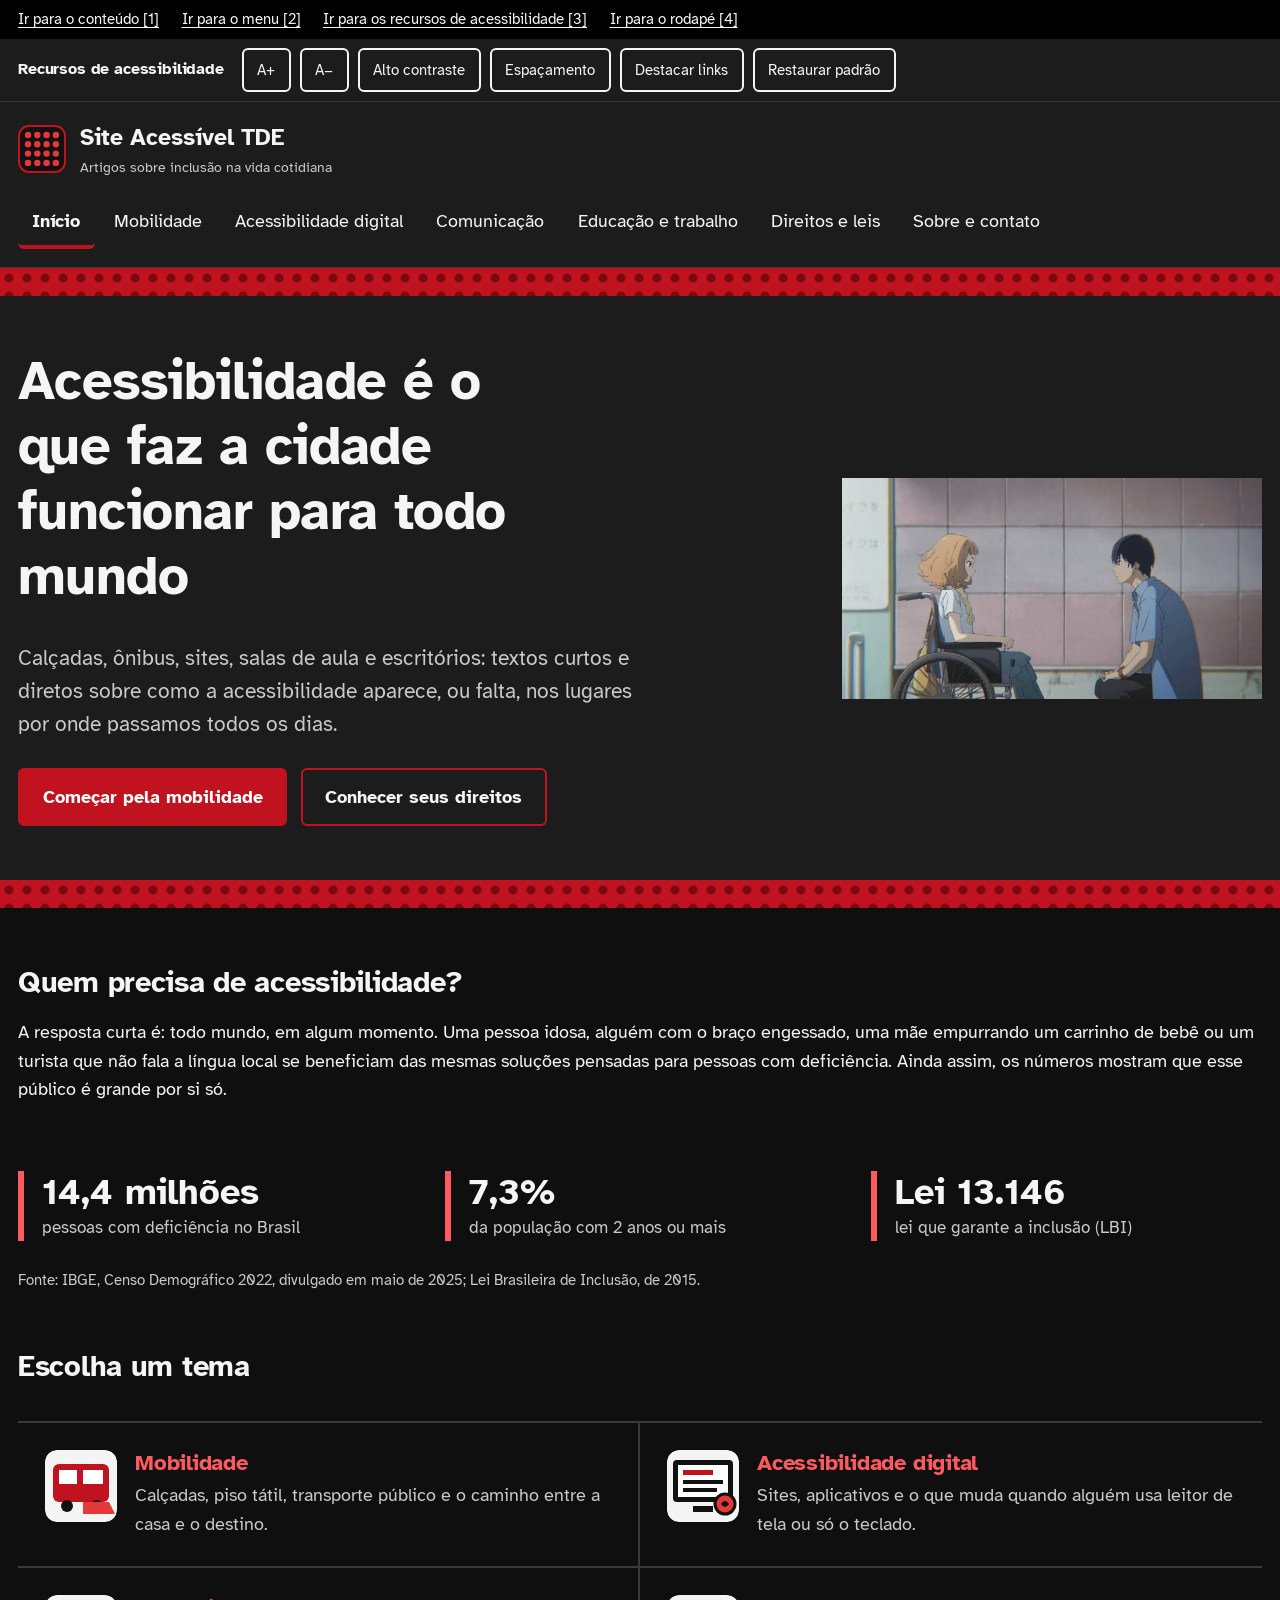
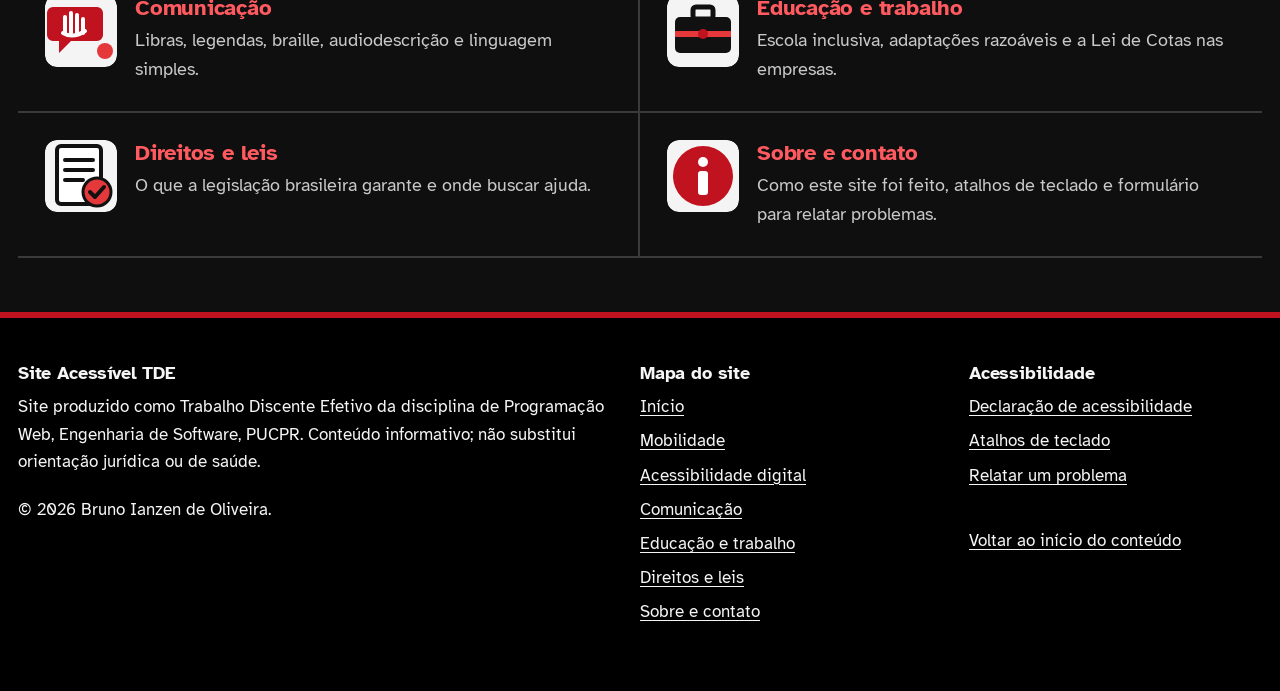
<file: index.html>
<!DOCTYPE html>
<html lang="pt-BR">
<head>
  <meta charset="UTF-8">
  <meta name="viewport" content="width=device-width, initial-scale=1">
  <title>Site Acessível TDE</title>
  <meta name="description" content="Artigos sobre acessibilidade na vida cotidiana: mobilidade, internet, comunicação, educação, trabalho e direitos.">
  <link rel="icon" href="img/logo.svg" type="image/svg+xml">
  <link rel="stylesheet" href="css/estilo.css">
</head>
<body>
  <nav class="atalhos" aria-label="Atalhos de teclado">
    <ul>
      <li><a href="#conteudo" accesskey="1">Ir para o conteúdo [1]</a></li>
      <li><a href="#menu-principal" accesskey="2">Ir para o menu [2]</a></li>
      <li><a href="#barra-acessibilidade" accesskey="3">Ir para os recursos de acessibilidade [3]</a></li>
      <li><a href="#rodape" accesskey="4">Ir para o rodapé [4]</a></li>
    </ul>
  </nav>

  <section class="barra-acess" id="barra-acessibilidade" aria-labelledby="titulo-barra" tabindex="-1">
    <div class="conteiner">
      <h2 id="titulo-barra">Recursos de acessibilidade</h2>
      <button type="button" data-fonte="mais">A+<span class="visualmente-oculto"> aumentar o texto</span></button>
      <button type="button" data-fonte="menos">A−<span class="visualmente-oculto"> diminuir o texto</span></button>
      <button type="button" data-alternar="alto-contraste" aria-pressed="false">Alto contraste</button>
      <button type="button" data-alternar="espacamento" aria-pressed="false">Espaçamento</button>
      <button type="button" data-alternar="destacar-links" aria-pressed="false">Destacar links</button>
      <button type="button" id="restaurar">Restaurar padrão</button>
    </div>
  </section>

  <header class="cabecalho">
    <div class="conteiner">
      <a class="marca" href="index.html">
        <img src="img/logo.svg" alt="" width="48" height="48">
        <span>Site Acessível TDE<small>Artigos sobre inclusão na vida cotidiana</small></span>
      </a>
      <button type="button" class="botao-menu" id="botao-menu" aria-controls="menu-principal" aria-expanded="true">Menu</button>
      <nav class="menu" id="menu-principal" aria-label="Menu principal" tabindex="-1" data-aberto="true">
        <ul>
          <li><a href="index.html" aria-current="page">Início</a></li>
          <li><a href="mobilidade.html">Mobilidade</a></li>
          <li><a href="digital.html">Acessibilidade digital</a></li>
          <li><a href="comunicacao.html">Comunicação</a></li>
          <li><a href="trabalho.html">Educação e trabalho</a></li>
          <li><a href="direitos.html">Direitos e leis</a></li>
          <li><a href="sobre.html">Sobre e contato</a></li>
        </ul>
      </nav>
    </div>
  </header>
  <div class="piso-alerta" aria-hidden="true"></div>

  <main id="conteudo" tabindex="-1">
    <section class="abertura" aria-labelledby="titulo-inicio">
      <div class="conteiner">
        <div>
          <h1 id="titulo-inicio">Acessibilidade é o que faz a cidade funcionar para todo mundo</h1>
          <p>Calçadas, ônibus, sites, salas de aula e escritórios: textos curtos e diretos sobre como a acessibilidade aparece, ou falta, nos lugares por onde passamos todos os dias.</p>
          <div class="acoes">
            <a class="botao" href="mobilidade.html">Começar pela mobilidade</a>
            <a class="botao botao--secundario" href="direitos.html">Conhecer seus direitos</a>
          </div>
        </div>
        <img src="img/foto-capa.jpg" alt="Cena de animação: uma jovem em cadeira de rodas conversa com um rapaz agachado à frente dela, na altura dos seus olhos, diante de uma parede de azulejos." width="763" height="402">
      </div>
    </section>
    <div class="piso-alerta" aria-hidden="true"></div>

    <div class="conteiner">
      <section aria-labelledby="titulo-numeros">
        <h2 id="titulo-numeros">Quem precisa de acessibilidade?</h2>
        <p>A resposta curta é: todo mundo, em algum momento. Uma pessoa idosa, alguém com o braço engessado, uma mãe empurrando um carrinho de bebê ou um turista que não fala a língua local se beneficiam das mesmas soluções pensadas para pessoas com deficiência. Ainda assim, os números mostram que esse público é grande por si só.</p>
        <dl class="numeros">
          <div><dt>pessoas com deficiência no Brasil</dt><dd>14,4 milhões</dd></div>
          <div><dt>da população com 2 anos ou mais</dt><dd>7,3%</dd></div>
          <div><dt>lei que garante a inclusão (LBI)</dt><dd>Lei 13.146</dd></div>
        </dl>
        <p class="fonte-dados">Fonte: IBGE, Censo Demográfico 2022, divulgado em maio de 2025; Lei Brasileira de Inclusão, de 2015.</p>
      </section>

      <section aria-labelledby="titulo-temas">
        <h2 id="titulo-temas">Escolha um tema</h2>
        <ul class="temas">
          <li><a href="mobilidade.html"><img src="img/icone-mobilidade.svg" alt="" width="72" height="72"><div><h3>Mobilidade</h3><p>Calçadas, piso tátil, transporte público e o caminho entre a casa e o destino.</p></div></a></li>
          <li><a href="digital.html"><img src="img/icone-digital.svg" alt="" width="72" height="72"><div><h3>Acessibilidade digital</h3><p>Sites, aplicativos e o que muda quando alguém usa leitor de tela ou só o teclado.</p></div></a></li>
          <li><a href="comunicacao.html"><img src="img/icone-comunicacao.svg" alt="" width="72" height="72"><div><h3>Comunicação</h3><p>Libras, legendas, braille, audiodescrição e linguagem simples.</p></div></a></li>
          <li><a href="trabalho.html"><img src="img/icone-trabalho.svg" alt="" width="72" height="72"><div><h3>Educação e trabalho</h3><p>Escola inclusiva, adaptações razoáveis e a Lei de Cotas nas empresas.</p></div></a></li>
          <li><a href="direitos.html"><img src="img/icone-direitos.svg" alt="" width="72" height="72"><div><h3>Direitos e leis</h3><p>O que a legislação brasileira garante e onde buscar ajuda.</p></div></a></li>
          <li><a href="sobre.html"><img src="img/icone-sobre.svg" alt="" width="72" height="72"><div><h3>Sobre e contato</h3><p>Como este site foi feito, atalhos de teclado e formulário para relatar problemas.</p></div></a></li>
        </ul>
      </section>
    </div>
  </main>

  <footer class="rodape" id="rodape" tabindex="-1">
    <div class="conteiner">
      <div>
        <h2>Site Acessível TDE</h2>
        <p>Site produzido como Trabalho Discente Efetivo da disciplina de Programação Web, Engenharia de Software, PUCPR. Conteúdo informativo; não substitui orientação jurídica ou de saúde.</p>
        <p>&copy; <span id="ano">2026</span> Bruno Ianzen de Oliveira.</p>
      </div>
      <nav aria-label="Mapa do site">
        <h2>Mapa do site</h2>
        <ul>
          <li><a href="index.html">Início</a></li>
          <li><a href="mobilidade.html">Mobilidade</a></li>
          <li><a href="digital.html">Acessibilidade digital</a></li>
          <li><a href="comunicacao.html">Comunicação</a></li>
          <li><a href="trabalho.html">Educação e trabalho</a></li>
          <li><a href="direitos.html">Direitos e leis</a></li>
          <li><a href="sobre.html">Sobre e contato</a></li>
        </ul>
      </nav>
      <div>
        <h2>Acessibilidade</h2>
        <ul>
          <li><a href="sobre.html#declaracao">Declaração de acessibilidade</a></li>
          <li><a href="sobre.html#atalhos-teclado">Atalhos de teclado</a></li>
          <li><a href="sobre.html#contato">Relatar um problema</a></li>
        </ul>
        <a class="voltar-topo" href="#conteudo">Voltar ao início do conteúdo</a>
      </div>
    </div>
  </footer>

  <div id="aviso-status" class="visualmente-oculto" role="status" aria-live="polite"></div>

  <div vw class="enabled">
    <div vw-access-button class="active"></div>
    <div vw-plugin-wrapper><div class="vw-plugin-top-wrapper"></div></div>
  </div>
  <script src="https://vlibras.gov.br/app/vlibras-plugin.js" defer></script>
  <script src="js/acessibilidade.js" defer></script>
  <script>
    window.addEventListener("load", function () {
      if (window.VLibras) new window.VLibras.Widget("https://vlibras.gov.br/app");
    });
  </script>
</body>
</html>
</file>
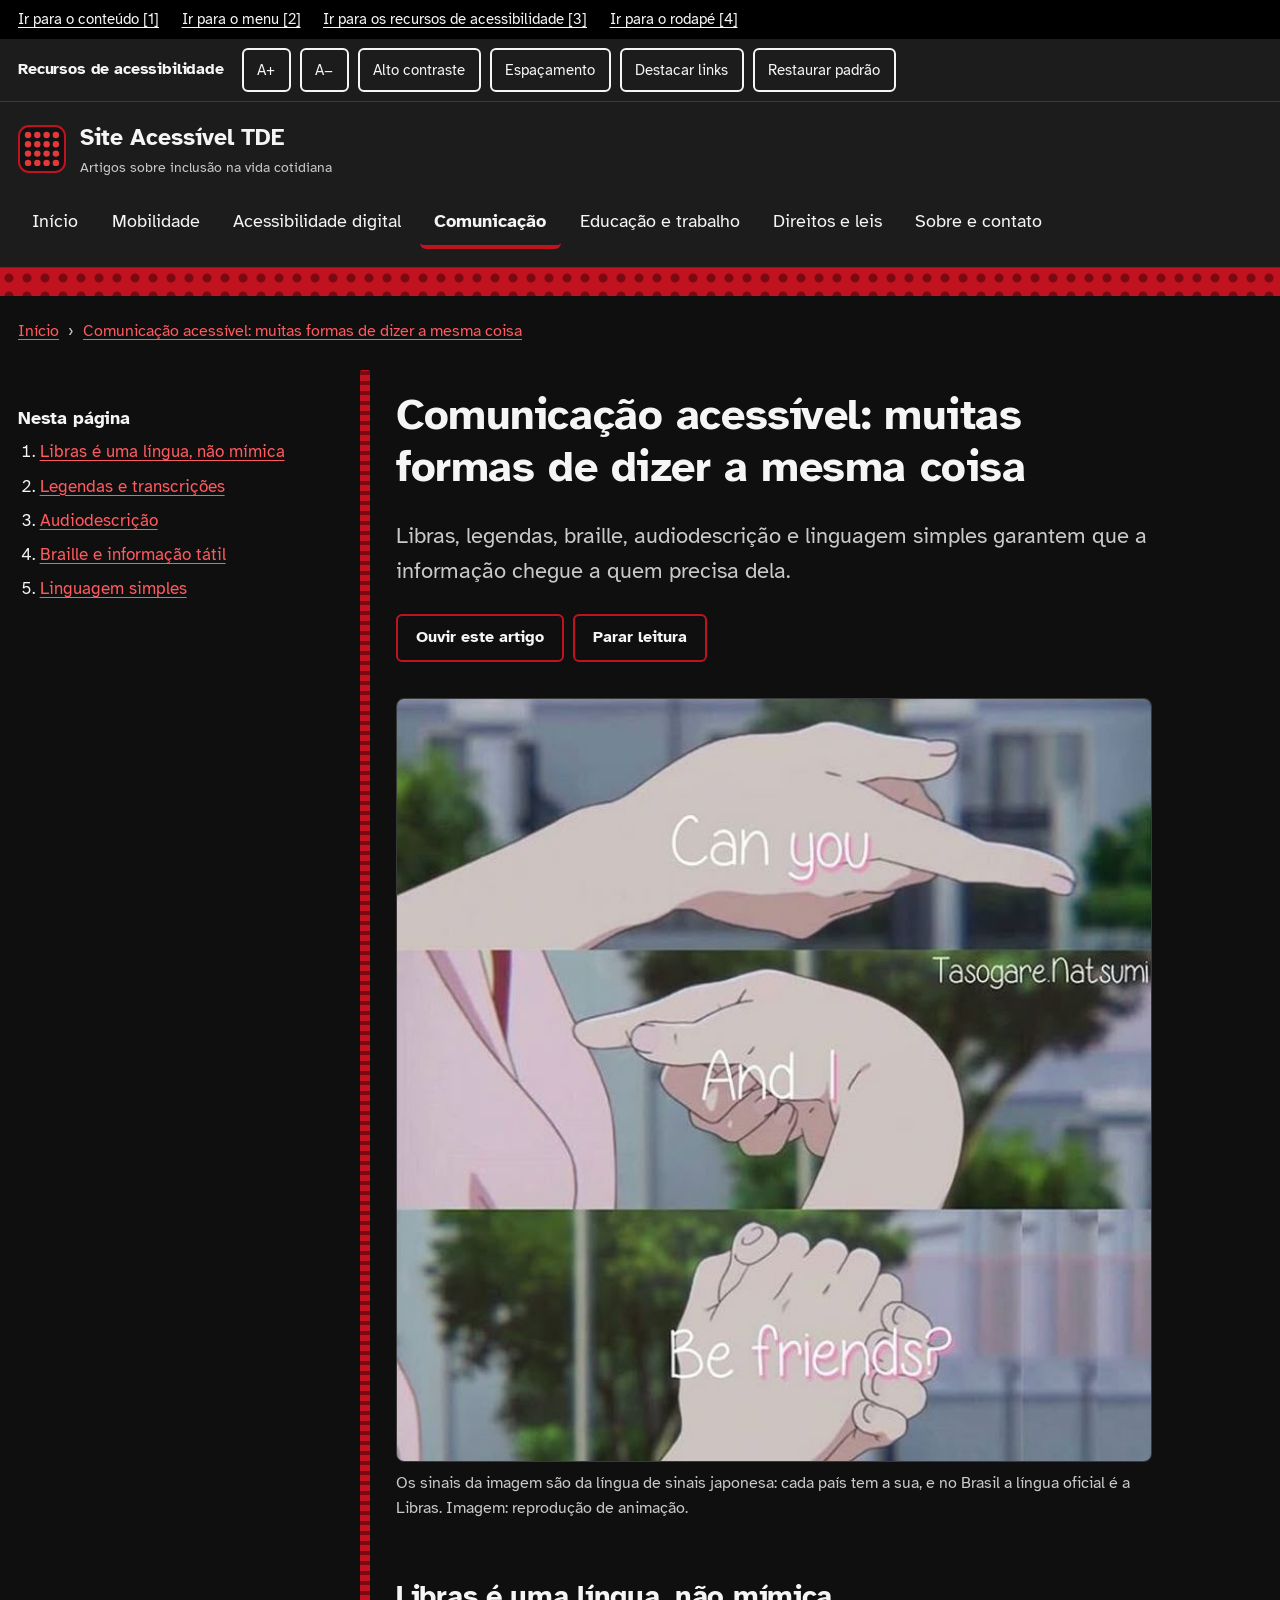
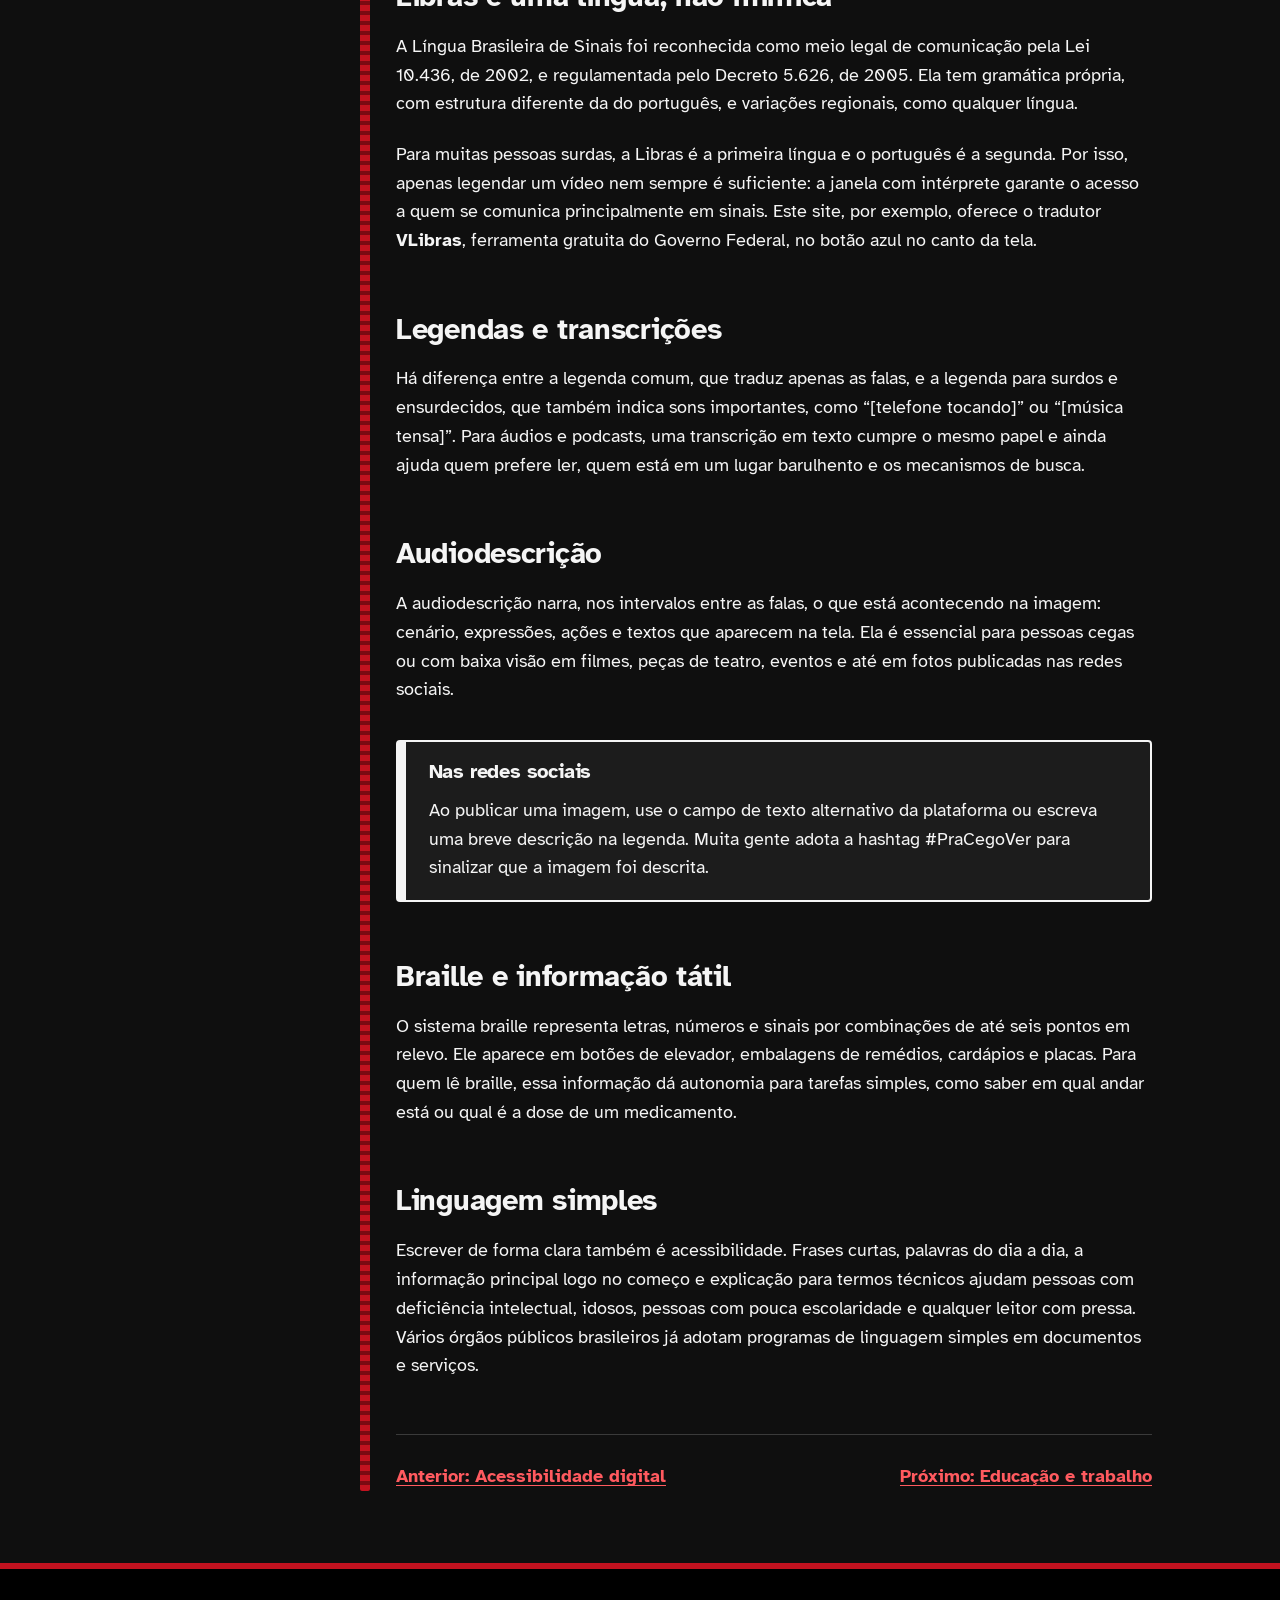
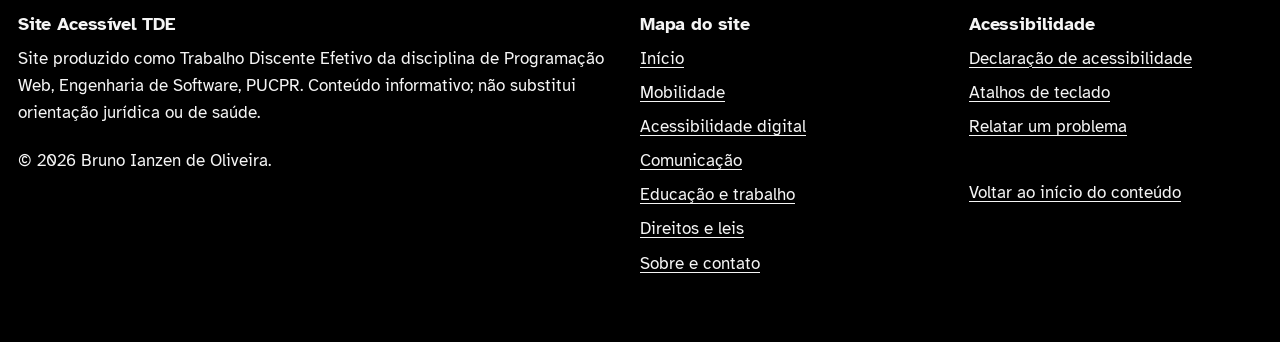
<file: comunicacao.html>
<!DOCTYPE html>
<html lang="pt-BR">
<head>
  <meta charset="UTF-8">
  <meta name="viewport" content="width=device-width, initial-scale=1">
  <title>Comunicação | Site Acessível TDE</title>
  <meta name="description" content="Libras, legendas, audiodescrição, braille e linguagem simples.">
  <link rel="icon" href="img/logo.svg" type="image/svg+xml">
  <link rel="stylesheet" href="css/estilo.css">
</head>
<body>
  <nav class="atalhos" aria-label="Atalhos de teclado">
    <ul>
      <li><a href="#conteudo" accesskey="1">Ir para o conteúdo [1]</a></li>
      <li><a href="#menu-principal" accesskey="2">Ir para o menu [2]</a></li>
      <li><a href="#barra-acessibilidade" accesskey="3">Ir para os recursos de acessibilidade [3]</a></li>
      <li><a href="#rodape" accesskey="4">Ir para o rodapé [4]</a></li>
    </ul>
  </nav>

  <section class="barra-acess" id="barra-acessibilidade" aria-labelledby="titulo-barra" tabindex="-1">
    <div class="conteiner">
      <h2 id="titulo-barra">Recursos de acessibilidade</h2>
      <button type="button" data-fonte="mais">A+<span class="visualmente-oculto"> aumentar o texto</span></button>
      <button type="button" data-fonte="menos">A−<span class="visualmente-oculto"> diminuir o texto</span></button>
      <button type="button" data-alternar="alto-contraste" aria-pressed="false">Alto contraste</button>
      <button type="button" data-alternar="espacamento" aria-pressed="false">Espaçamento</button>
      <button type="button" data-alternar="destacar-links" aria-pressed="false">Destacar links</button>
      <button type="button" id="restaurar">Restaurar padrão</button>
    </div>
  </section>

  <header class="cabecalho">
    <div class="conteiner">
      <a class="marca" href="index.html">
        <img src="img/logo.svg" alt="" width="48" height="48">
        <span>Site Acessível TDE<small>Artigos sobre inclusão na vida cotidiana</small></span>
      </a>
      <button type="button" class="botao-menu" id="botao-menu" aria-controls="menu-principal" aria-expanded="true">Menu</button>
      <nav class="menu" id="menu-principal" aria-label="Menu principal" tabindex="-1" data-aberto="true">
        <ul>
          <li><a href="index.html">Início</a></li>
          <li><a href="mobilidade.html">Mobilidade</a></li>
          <li><a href="digital.html">Acessibilidade digital</a></li>
          <li><a href="comunicacao.html" aria-current="page">Comunicação</a></li>
          <li><a href="trabalho.html">Educação e trabalho</a></li>
          <li><a href="direitos.html">Direitos e leis</a></li>
          <li><a href="sobre.html">Sobre e contato</a></li>
        </ul>
      </nav>
    </div>
  </header>
  <div class="piso-alerta" aria-hidden="true"></div>

  <main id="conteudo" tabindex="-1">
    <div class="conteiner">
      <nav class="trilha" aria-label="Você está aqui">
        <ol>
          <li><a href="index.html">Início</a></li>
          <li><a href="comunicacao.html" aria-current="page">Comunicação acessível: muitas formas de dizer a mesma coisa</a></li>
        </ol>
      </nav>
      <div class="artigo-layout">
        <nav class="sumario" aria-labelledby="titulo-sumario">
          <h2 id="titulo-sumario">Nesta página</h2>
          <ol>
          <li><a href="#libras">Libras é uma língua, não mímica</a></li>
          <li><a href="#legendas">Legendas e transcrições</a></li>
          <li><a href="#audiodescricao">Audiodescrição</a></li>
          <li><a href="#braille">Braille e informação tátil</a></li>
          <li><a href="#linguagem-simples">Linguagem simples</a></li>
          </ol>
        </nav>
        <article class="artigo" data-leitura>
          <h1>Comunicação acessível: muitas formas de dizer a mesma coisa</h1>
          <p class="linha-fina">Libras, legendas, braille, audiodescrição e linguagem simples garantem que a informação chegue a quem precisa dela.</p>
          <div class="ler-voz">
            <button type="button" class="botao botao--secundario" id="ouvir" aria-pressed="false">Ouvir este artigo</button>
            <button type="button" class="botao botao--secundario" id="parar-leitura">Parar leitura</button>
          </div>
          <figure>
            <img class="figura-retrato" src="img/foto-comunicacao.jpg" alt="Montagem com três quadros de animação mostrando mãos fazendo sinais, com o texto em inglês: Can you and I be friends?, que significa você e eu podemos ser amigos?" width="736" height="743">
            <figcaption>Os sinais da imagem são da língua de sinais japonesa: cada país tem a sua, e no Brasil a língua oficial é a Libras. Imagem: reprodução de animação.</figcaption>
          </figure>
      <section aria-labelledby="libras">
        <h2 id="libras">Libras é uma língua, não mímica</h2>
        <p>A Língua Brasileira de Sinais foi reconhecida como meio legal de comunicação pela Lei 10.436, de 2002, e regulamentada pelo Decreto 5.626, de 2005. Ela tem gramática própria, com estrutura diferente da do português, e variações regionais, como qualquer língua.</p>
        <p>Para muitas pessoas surdas, a Libras é a primeira língua e o português é a segunda. Por isso, apenas legendar um vídeo nem sempre é suficiente: a janela com intérprete garante o acesso a quem se comunica principalmente em sinais. Este site, por exemplo, oferece o tradutor <strong>VLibras</strong>, ferramenta gratuita do Governo Federal, no botão azul no canto da tela.</p>
      </section>
      <section aria-labelledby="legendas">
        <h2 id="legendas">Legendas e transcrições</h2>
        <p>Há diferença entre a legenda comum, que traduz apenas as falas, e a legenda para surdos e ensurdecidos, que também indica sons importantes, como “[telefone tocando]” ou “[música tensa]”. Para áudios e podcasts, uma transcrição em texto cumpre o mesmo papel e ainda ajuda quem prefere ler, quem está em um lugar barulhento e os mecanismos de busca.</p>
      </section>
      <section aria-labelledby="audiodescricao">
        <h2 id="audiodescricao">Audiodescrição</h2>
        <p>A audiodescrição narra, nos intervalos entre as falas, o que está acontecendo na imagem: cenário, expressões, ações e textos que aparecem na tela. Ela é essencial para pessoas cegas ou com baixa visão em filmes, peças de teatro, eventos e até em fotos publicadas nas redes sociais.</p>
        <div class="destaque" role="note">
          <h3>Nas redes sociais</h3>
          <p>Ao publicar uma imagem, use o campo de texto alternativo da plataforma ou escreva uma breve descrição na legenda. Muita gente adota a hashtag #PraCegoVer para sinalizar que a imagem foi descrita.</p>
        </div>
      </section>
      <section aria-labelledby="braille">
        <h2 id="braille">Braille e informação tátil</h2>
        <p>O sistema braille representa letras, números e sinais por combinações de até seis pontos em relevo. Ele aparece em botões de elevador, embalagens de remédios, cardápios e placas. Para quem lê braille, essa informação dá autonomia para tarefas simples, como saber em qual andar está ou qual é a dose de um medicamento.</p>
      </section>
      <section aria-labelledby="linguagem-simples">
        <h2 id="linguagem-simples">Linguagem simples</h2>
        <p>Escrever de forma clara também é acessibilidade. Frases curtas, palavras do dia a dia, a informação principal logo no começo e explicação para termos técnicos ajudam pessoas com deficiência intelectual, idosos, pessoas com pouca escolaridade e qualquer leitor com pressa. Vários órgãos públicos brasileiros já adotam programas de linguagem simples em documentos e serviços.</p>
      </section>
          <nav class="paginacao" aria-label="Navegação entre artigos">
            <a href="digital.html" rel="prev">Anterior: Acessibilidade digital</a>
            <a href="trabalho.html" rel="next">Próximo: Educação e trabalho</a>
          </nav>
        </article>
      </div>
    </div>
  </main>

  <footer class="rodape" id="rodape" tabindex="-1">
    <div class="conteiner">
      <div>
        <h2>Site Acessível TDE</h2>
        <p>Site produzido como Trabalho Discente Efetivo da disciplina de Programação Web, Engenharia de Software, PUCPR. Conteúdo informativo; não substitui orientação jurídica ou de saúde.</p>
        <p>&copy; <span id="ano">2026</span> Bruno Ianzen de Oliveira.</p>
      </div>
      <nav aria-label="Mapa do site">
        <h2>Mapa do site</h2>
        <ul>
          <li><a href="index.html">Início</a></li>
          <li><a href="mobilidade.html">Mobilidade</a></li>
          <li><a href="digital.html">Acessibilidade digital</a></li>
          <li><a href="comunicacao.html">Comunicação</a></li>
          <li><a href="trabalho.html">Educação e trabalho</a></li>
          <li><a href="direitos.html">Direitos e leis</a></li>
          <li><a href="sobre.html">Sobre e contato</a></li>
        </ul>
      </nav>
      <div>
        <h2>Acessibilidade</h2>
        <ul>
          <li><a href="sobre.html#declaracao">Declaração de acessibilidade</a></li>
          <li><a href="sobre.html#atalhos-teclado">Atalhos de teclado</a></li>
          <li><a href="sobre.html#contato">Relatar um problema</a></li>
        </ul>
        <a class="voltar-topo" href="#conteudo">Voltar ao início do conteúdo</a>
      </div>
    </div>
  </footer>

  <div id="aviso-status" class="visualmente-oculto" role="status" aria-live="polite"></div>

  <div vw class="enabled">
    <div vw-access-button class="active"></div>
    <div vw-plugin-wrapper><div class="vw-plugin-top-wrapper"></div></div>
  </div>
  <script src="https://vlibras.gov.br/app/vlibras-plugin.js" defer></script>
  <script src="js/acessibilidade.js" defer></script>
  <script>
    window.addEventListener("load", function () {
      if (window.VLibras) new window.VLibras.Widget("https://vlibras.gov.br/app");
    });
  </script>
</body>
</html>
</file>
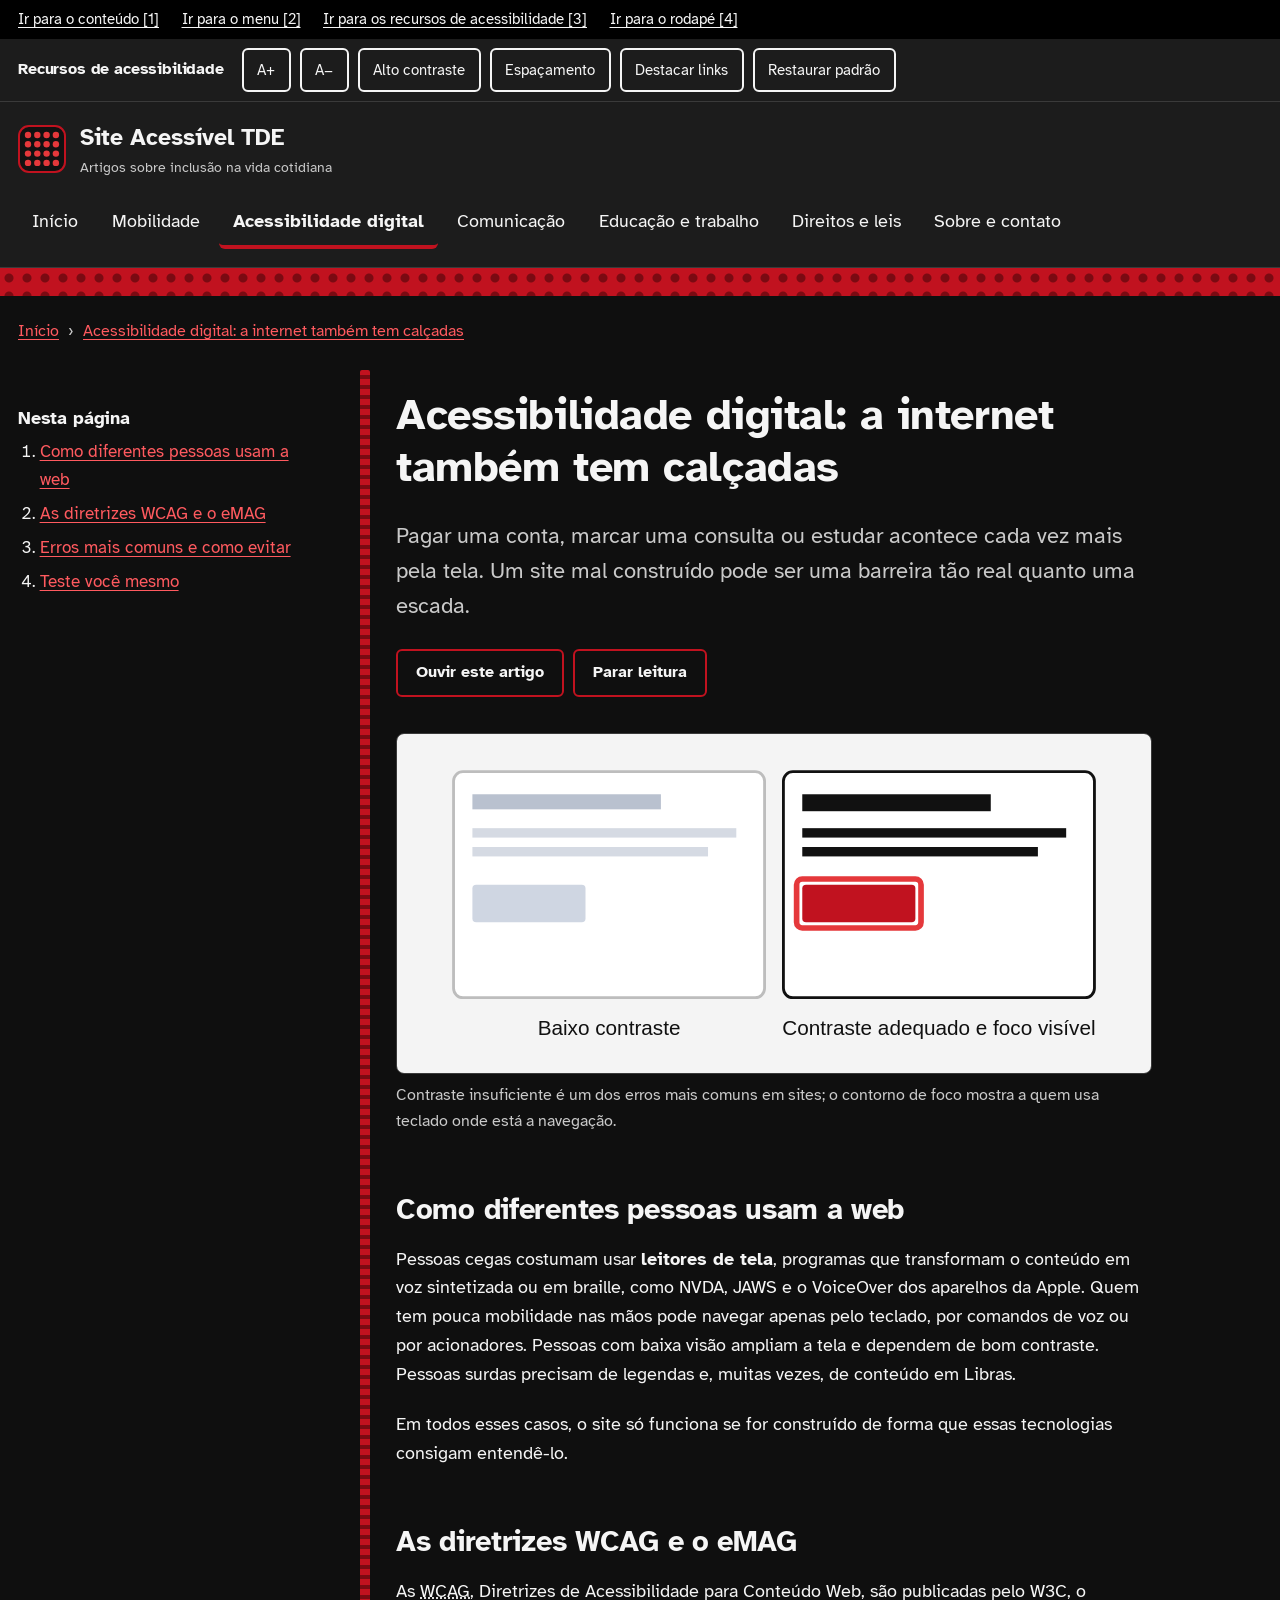
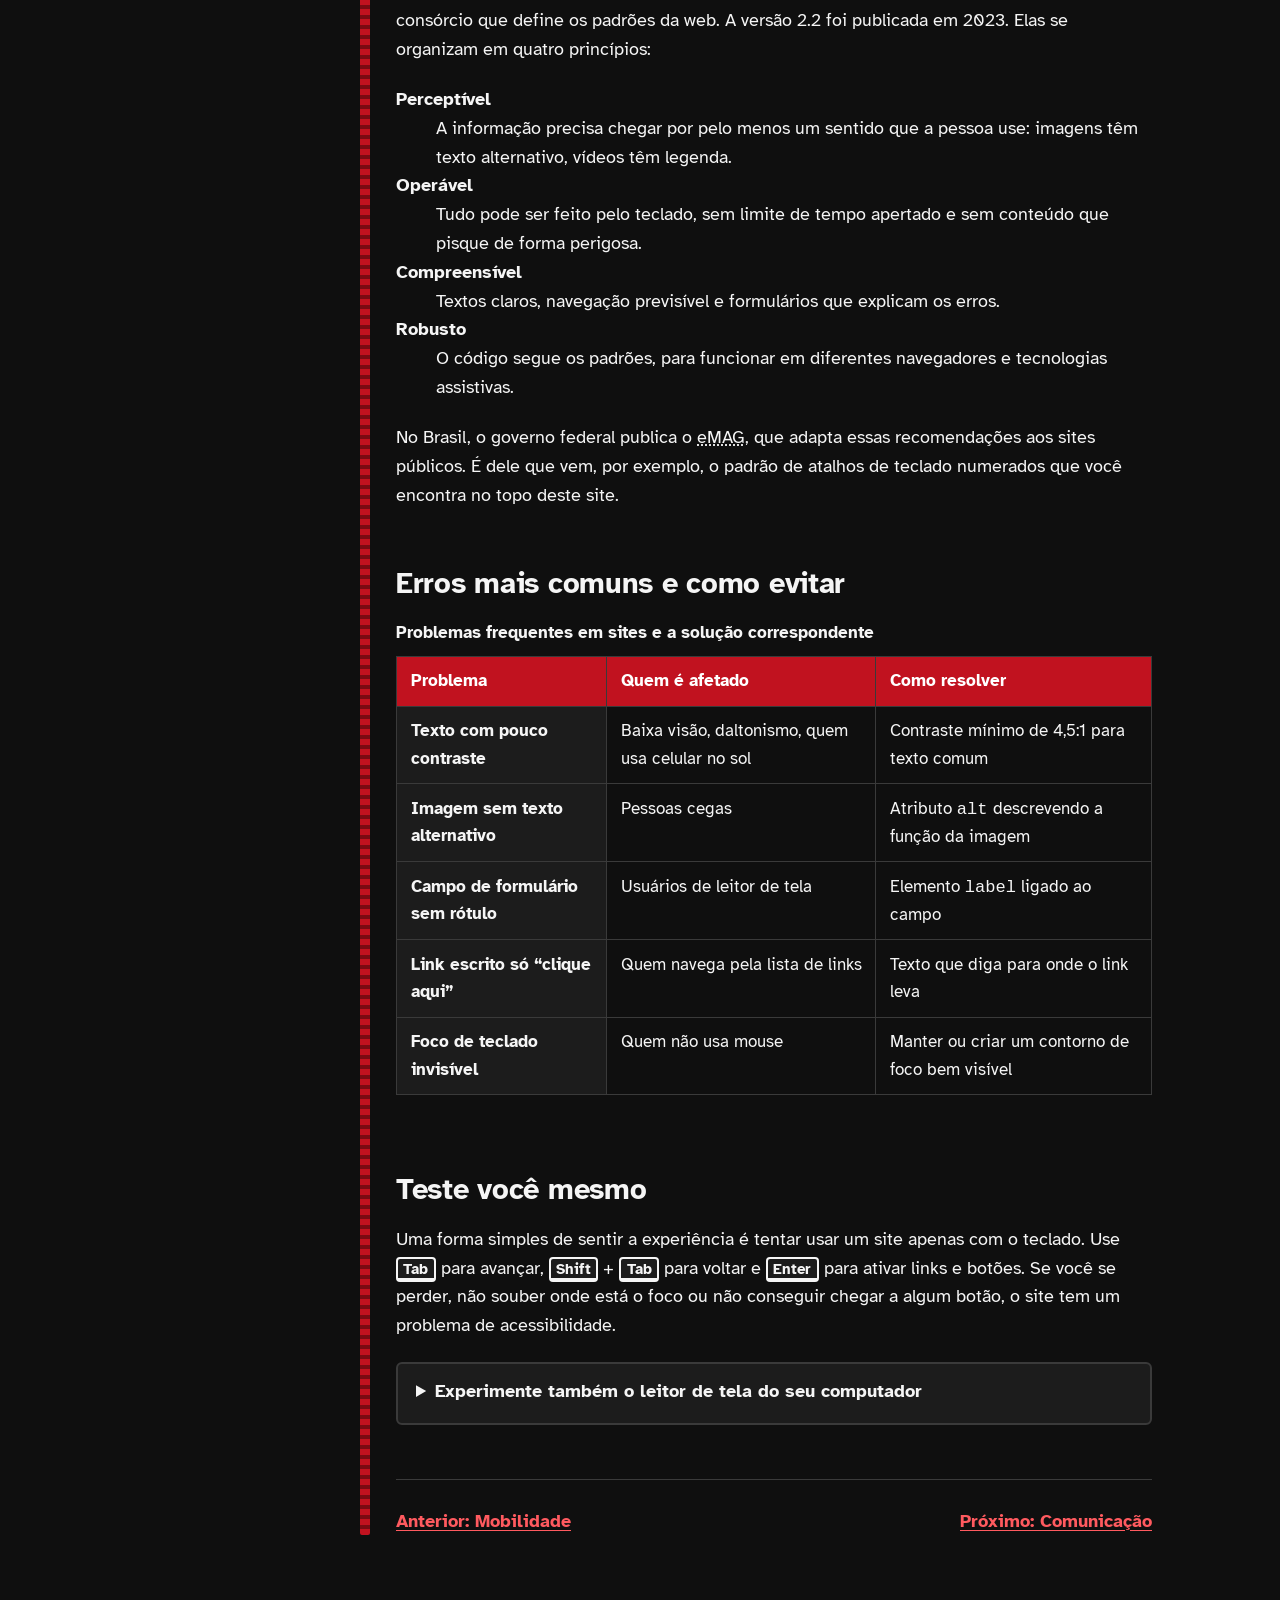
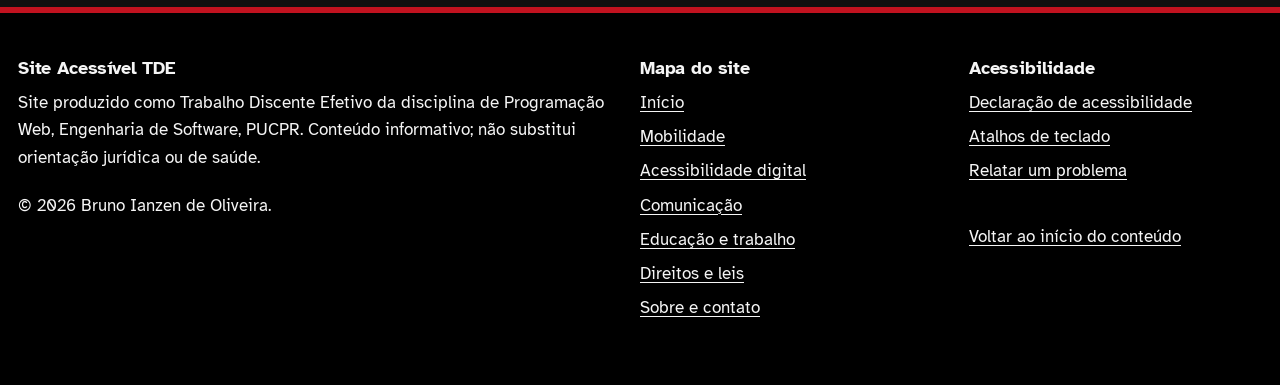
<file: digital.html>
<!DOCTYPE html>
<html lang="pt-BR">
<head>
  <meta charset="UTF-8">
  <meta name="viewport" content="width=device-width, initial-scale=1">
  <title>Acessibilidade digital | Site Acessível TDE</title>
  <meta name="description" content="Como pessoas com deficiência usam a web, as diretrizes WCAG e os erros mais comuns em sites.">
  <link rel="icon" href="img/logo.svg" type="image/svg+xml">
  <link rel="stylesheet" href="css/estilo.css">
</head>
<body>
  <nav class="atalhos" aria-label="Atalhos de teclado">
    <ul>
      <li><a href="#conteudo" accesskey="1">Ir para o conteúdo [1]</a></li>
      <li><a href="#menu-principal" accesskey="2">Ir para o menu [2]</a></li>
      <li><a href="#barra-acessibilidade" accesskey="3">Ir para os recursos de acessibilidade [3]</a></li>
      <li><a href="#rodape" accesskey="4">Ir para o rodapé [4]</a></li>
    </ul>
  </nav>

  <section class="barra-acess" id="barra-acessibilidade" aria-labelledby="titulo-barra" tabindex="-1">
    <div class="conteiner">
      <h2 id="titulo-barra">Recursos de acessibilidade</h2>
      <button type="button" data-fonte="mais">A+<span class="visualmente-oculto"> aumentar o texto</span></button>
      <button type="button" data-fonte="menos">A−<span class="visualmente-oculto"> diminuir o texto</span></button>
      <button type="button" data-alternar="alto-contraste" aria-pressed="false">Alto contraste</button>
      <button type="button" data-alternar="espacamento" aria-pressed="false">Espaçamento</button>
      <button type="button" data-alternar="destacar-links" aria-pressed="false">Destacar links</button>
      <button type="button" id="restaurar">Restaurar padrão</button>
    </div>
  </section>

  <header class="cabecalho">
    <div class="conteiner">
      <a class="marca" href="index.html">
        <img src="img/logo.svg" alt="" width="48" height="48">
        <span>Site Acessível TDE<small>Artigos sobre inclusão na vida cotidiana</small></span>
      </a>
      <button type="button" class="botao-menu" id="botao-menu" aria-controls="menu-principal" aria-expanded="true">Menu</button>
      <nav class="menu" id="menu-principal" aria-label="Menu principal" tabindex="-1" data-aberto="true">
        <ul>
          <li><a href="index.html">Início</a></li>
          <li><a href="mobilidade.html">Mobilidade</a></li>
          <li><a href="digital.html" aria-current="page">Acessibilidade digital</a></li>
          <li><a href="comunicacao.html">Comunicação</a></li>
          <li><a href="trabalho.html">Educação e trabalho</a></li>
          <li><a href="direitos.html">Direitos e leis</a></li>
          <li><a href="sobre.html">Sobre e contato</a></li>
        </ul>
      </nav>
    </div>
  </header>
  <div class="piso-alerta" aria-hidden="true"></div>

  <main id="conteudo" tabindex="-1">
    <div class="conteiner">
      <nav class="trilha" aria-label="Você está aqui">
        <ol>
          <li><a href="index.html">Início</a></li>
          <li><a href="digital.html" aria-current="page">Acessibilidade digital: a internet também tem calçadas</a></li>
        </ol>
      </nav>
      <div class="artigo-layout">
        <nav class="sumario" aria-labelledby="titulo-sumario">
          <h2 id="titulo-sumario">Nesta página</h2>
          <ol>
          <li><a href="#como-usam">Como diferentes pessoas usam a web</a></li>
          <li><a href="#wcag">As diretrizes WCAG e o eMAG</a></li>
          <li><a href="#erros-comuns">Erros mais comuns e como evitar</a></li>
          <li><a href="#teste-voce">Teste você mesmo</a></li>
          </ol>
        </nav>
        <article class="artigo" data-leitura>
          <h1>Acessibilidade digital: a internet também tem calçadas</h1>
          <p class="linha-fina">Pagar uma conta, marcar uma consulta ou estudar acontece cada vez mais pela tela. Um site mal construído pode ser uma barreira tão real quanto uma escada.</p>
          <div class="ler-voz">
            <button type="button" class="botao botao--secundario" id="ouvir" aria-pressed="false">Ouvir este artigo</button>
            <button type="button" class="botao botao--secundario" id="parar-leitura">Parar leitura</button>
          </div>
          <figure>
            <img src="img/figura-digital.svg" alt="Comparação entre duas telas: à esquerda, textos cinza-claros sobre branco, difíceis de ler; à direita, textos escuros, botão vermelho e contorno vermelho de foco ao redor do botão" width="800" height="360">
            <figcaption>Contraste insuficiente é um dos erros mais comuns em sites; o contorno de foco mostra a quem usa teclado onde está a navegação.</figcaption>
          </figure>
      <section aria-labelledby="como-usam">
        <h2 id="como-usam">Como diferentes pessoas usam a web</h2>
        <p>Pessoas cegas costumam usar <strong>leitores de tela</strong>, programas que transformam o conteúdo em voz sintetizada ou em braille, como NVDA, JAWS e o VoiceOver dos aparelhos da Apple. Quem tem pouca mobilidade nas mãos pode navegar apenas pelo teclado, por comandos de voz ou por acionadores. Pessoas com baixa visão ampliam a tela e dependem de bom contraste. Pessoas surdas precisam de legendas e, muitas vezes, de conteúdo em Libras.</p>
        <p>Em todos esses casos, o site só funciona se for construído de forma que essas tecnologias consigam entendê-lo.</p>
      </section>
      <section aria-labelledby="wcag">
        <h2 id="wcag">As diretrizes WCAG e o eMAG</h2>
        <p>As <abbr title="Web Content Accessibility Guidelines">WCAG</abbr>, Diretrizes de Acessibilidade para Conteúdo Web, são publicadas pelo W3C, o consórcio que define os padrões da web. A versão 2.2 foi publicada em 2023. Elas se organizam em quatro princípios:</p>
        <dl>
          <dt><strong>Perceptível</strong></dt>
          <dd>A informação precisa chegar por pelo menos um sentido que a pessoa use: imagens têm texto alternativo, vídeos têm legenda.</dd>
          <dt><strong>Operável</strong></dt>
          <dd>Tudo pode ser feito pelo teclado, sem limite de tempo apertado e sem conteúdo que pisque de forma perigosa.</dd>
          <dt><strong>Compreensível</strong></dt>
          <dd>Textos claros, navegação previsível e formulários que explicam os erros.</dd>
          <dt><strong>Robusto</strong></dt>
          <dd>O código segue os padrões, para funcionar em diferentes navegadores e tecnologias assistivas.</dd>
        </dl>
        <p>No Brasil, o governo federal publica o <abbr title="Modelo de Acessibilidade em Governo Eletrônico">eMAG</abbr>, que adapta essas recomendações aos sites públicos. É dele que vem, por exemplo, o padrão de atalhos de teclado numerados que você encontra no topo deste site.</p>
      </section>
      <section aria-labelledby="erros-comuns">
        <h2 id="erros-comuns">Erros mais comuns e como evitar</h2>
        <div class="tabela-rolagem">
          <table>
            <caption>Problemas frequentes em sites e a solução correspondente</caption>
            <thead>
              <tr><th scope="col">Problema</th><th scope="col">Quem é afetado</th><th scope="col">Como resolver</th></tr>
            </thead>
            <tbody>
              <tr><th scope="row">Texto com pouco contraste</th><td>Baixa visão, daltonismo, quem usa celular no sol</td><td>Contraste mínimo de 4,5:1 para texto comum</td></tr>
              <tr><th scope="row">Imagem sem texto alternativo</th><td>Pessoas cegas</td><td>Atributo <code>alt</code> descrevendo a função da imagem</td></tr>
              <tr><th scope="row">Campo de formulário sem rótulo</th><td>Usuários de leitor de tela</td><td>Elemento <code>label</code> ligado ao campo</td></tr>
              <tr><th scope="row">Link escrito só “clique aqui”</th><td>Quem navega pela lista de links</td><td>Texto que diga para onde o link leva</td></tr>
              <tr><th scope="row">Foco de teclado invisível</th><td>Quem não usa mouse</td><td>Manter ou criar um contorno de foco bem visível</td></tr>
            </tbody>
          </table>
        </div>
      </section>
      <section aria-labelledby="teste-voce">
        <h2 id="teste-voce">Teste você mesmo</h2>
        <p>Uma forma simples de sentir a experiência é tentar usar um site apenas com o teclado. Use <kbd>Tab</kbd> para avançar, <kbd>Shift</kbd> + <kbd>Tab</kbd> para voltar e <kbd>Enter</kbd> para ativar links e botões. Se você se perder, não souber onde está o foco ou não conseguir chegar a algum botão, o site tem um problema de acessibilidade.</p>
        <details>
          <summary>Experimente também o leitor de tela do seu computador</summary>
          <p>No Windows, o Narrador é ativado com <kbd>Ctrl</kbd> + <kbd>Windows</kbd> + <kbd>Enter</kbd>. No macOS, o VoiceOver é ativado com <kbd>Command</kbd> + <kbd>F5</kbd>. O NVDA é um leitor de tela gratuito para Windows, muito usado no Brasil.</p>
        </details>
      </section>
          <nav class="paginacao" aria-label="Navegação entre artigos">
            <a href="mobilidade.html" rel="prev">Anterior: Mobilidade</a>
            <a href="comunicacao.html" rel="next">Próximo: Comunicação</a>
          </nav>
        </article>
      </div>
    </div>
  </main>

  <footer class="rodape" id="rodape" tabindex="-1">
    <div class="conteiner">
      <div>
        <h2>Site Acessível TDE</h2>
        <p>Site produzido como Trabalho Discente Efetivo da disciplina de Programação Web, Engenharia de Software, PUCPR. Conteúdo informativo; não substitui orientação jurídica ou de saúde.</p>
        <p>&copy; <span id="ano">2026</span> Bruno Ianzen de Oliveira.</p>
      </div>
      <nav aria-label="Mapa do site">
        <h2>Mapa do site</h2>
        <ul>
          <li><a href="index.html">Início</a></li>
          <li><a href="mobilidade.html">Mobilidade</a></li>
          <li><a href="digital.html">Acessibilidade digital</a></li>
          <li><a href="comunicacao.html">Comunicação</a></li>
          <li><a href="trabalho.html">Educação e trabalho</a></li>
          <li><a href="direitos.html">Direitos e leis</a></li>
          <li><a href="sobre.html">Sobre e contato</a></li>
        </ul>
      </nav>
      <div>
        <h2>Acessibilidade</h2>
        <ul>
          <li><a href="sobre.html#declaracao">Declaração de acessibilidade</a></li>
          <li><a href="sobre.html#atalhos-teclado">Atalhos de teclado</a></li>
          <li><a href="sobre.html#contato">Relatar um problema</a></li>
        </ul>
        <a class="voltar-topo" href="#conteudo">Voltar ao início do conteúdo</a>
      </div>
    </div>
  </footer>

  <div id="aviso-status" class="visualmente-oculto" role="status" aria-live="polite"></div>

  <div vw class="enabled">
    <div vw-access-button class="active"></div>
    <div vw-plugin-wrapper><div class="vw-plugin-top-wrapper"></div></div>
  </div>
  <script src="https://vlibras.gov.br/app/vlibras-plugin.js" defer></script>
  <script src="js/acessibilidade.js" defer></script>
  <script>
    window.addEventListener("load", function () {
      if (window.VLibras) new window.VLibras.Widget("https://vlibras.gov.br/app");
    });
  </script>
</body>
</html>
</file>
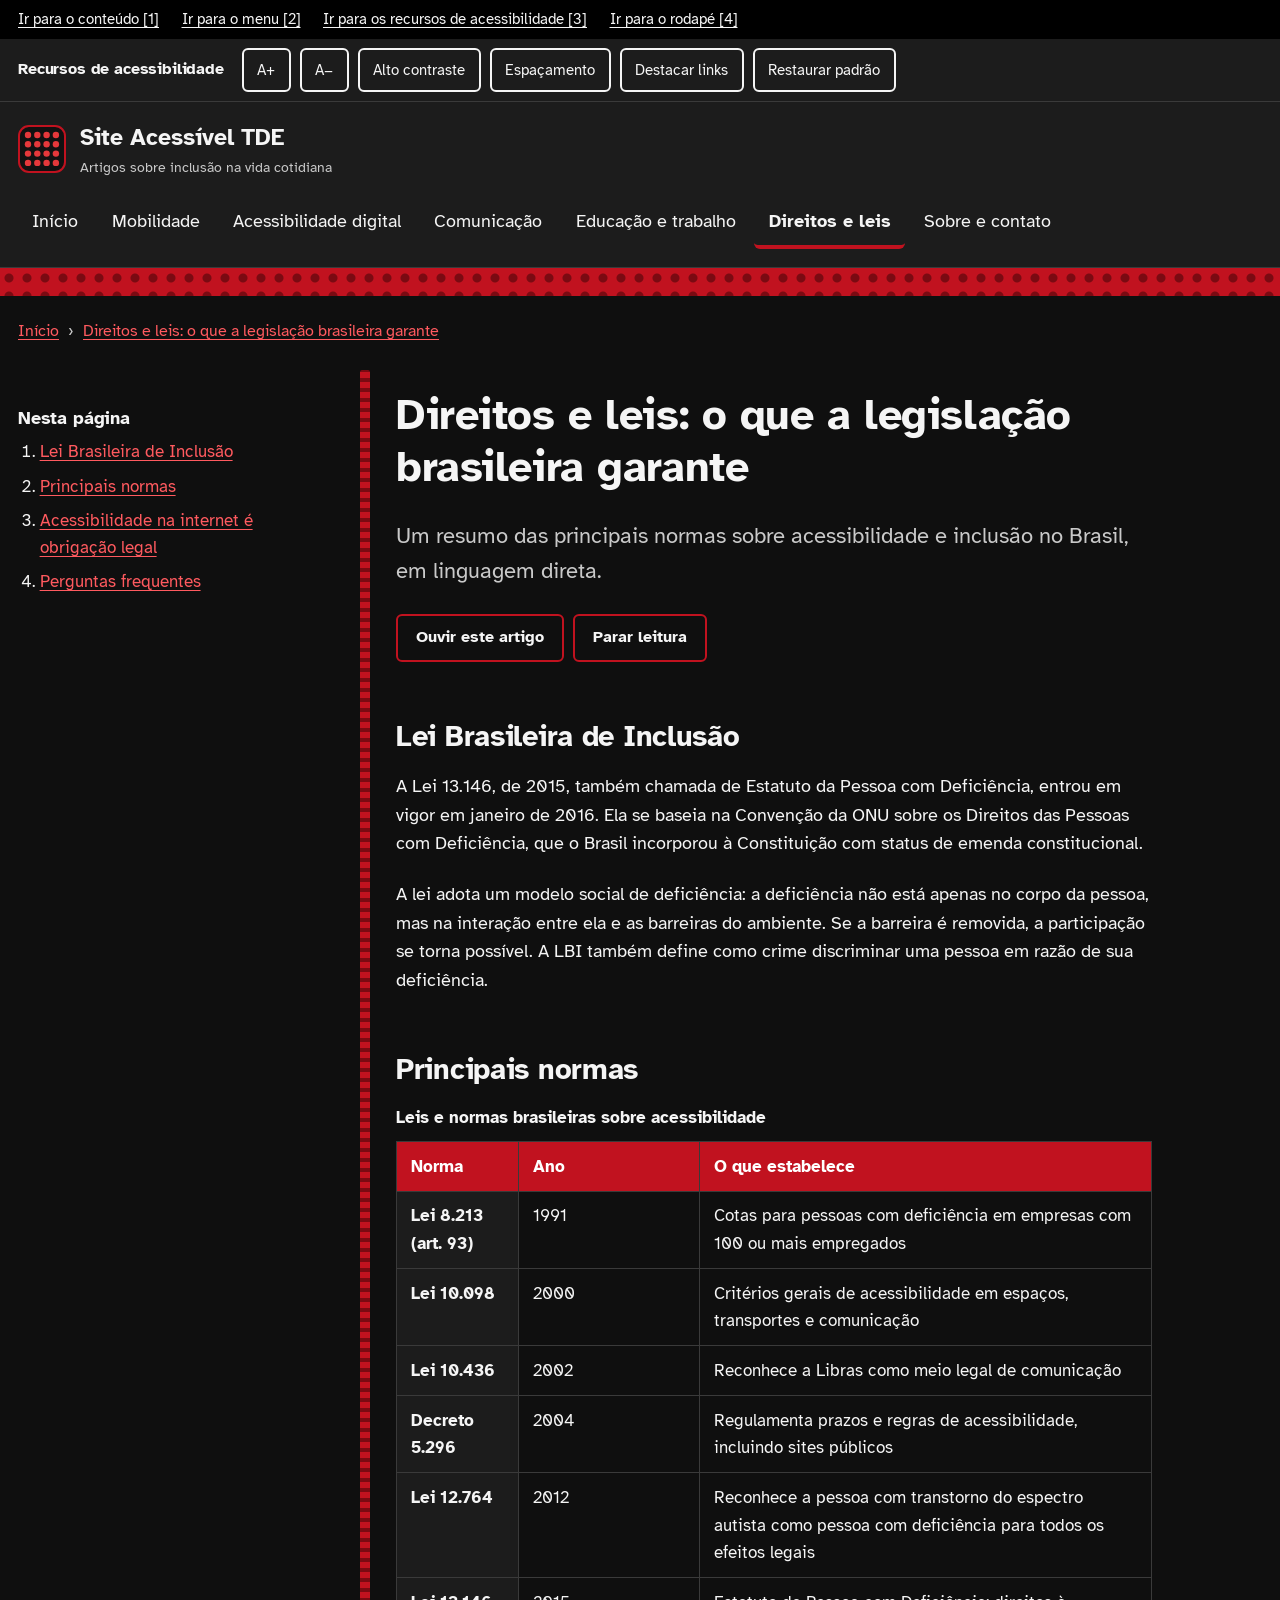
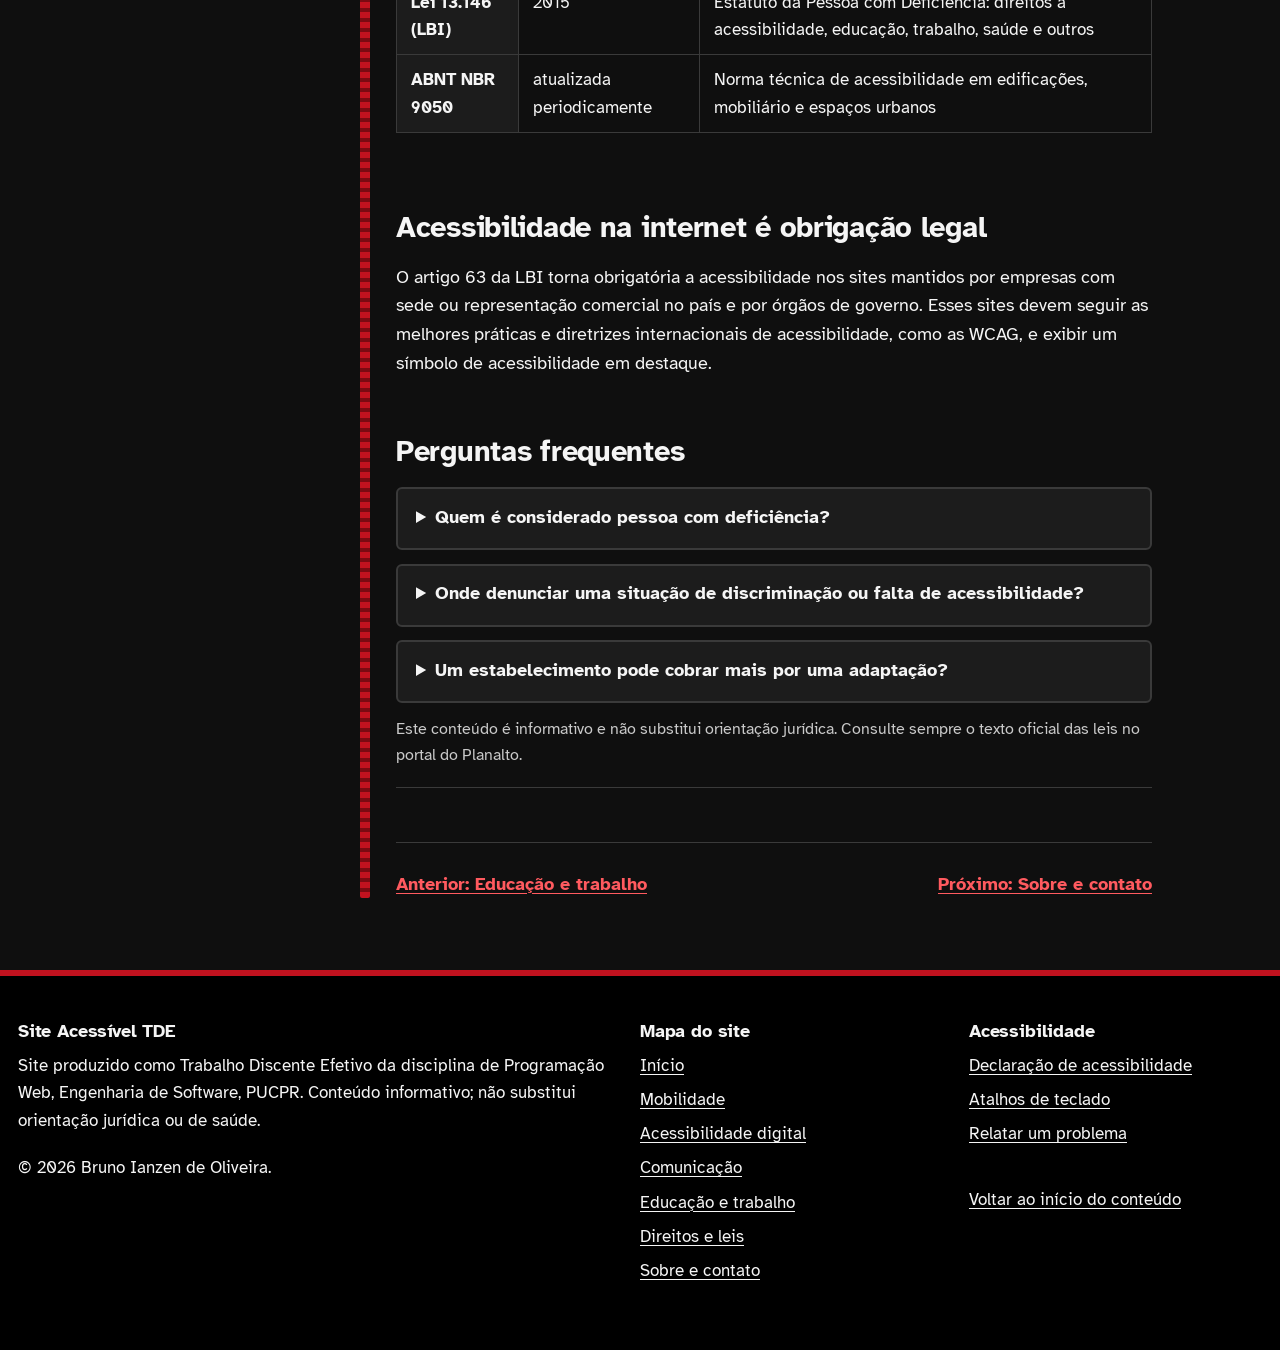
<file: direitos.html>
<!DOCTYPE html>
<html lang="pt-BR">
<head>
  <meta charset="UTF-8">
  <meta name="viewport" content="width=device-width, initial-scale=1">
  <title>Direitos e leis | Site Acessível TDE</title>
  <meta name="description" content="Resumo da Lei Brasileira de Inclusão e das principais normas de acessibilidade no Brasil.">
  <link rel="icon" href="img/logo.svg" type="image/svg+xml">
  <link rel="stylesheet" href="css/estilo.css">
</head>
<body>
  <nav class="atalhos" aria-label="Atalhos de teclado">
    <ul>
      <li><a href="#conteudo" accesskey="1">Ir para o conteúdo [1]</a></li>
      <li><a href="#menu-principal" accesskey="2">Ir para o menu [2]</a></li>
      <li><a href="#barra-acessibilidade" accesskey="3">Ir para os recursos de acessibilidade [3]</a></li>
      <li><a href="#rodape" accesskey="4">Ir para o rodapé [4]</a></li>
    </ul>
  </nav>

  <section class="barra-acess" id="barra-acessibilidade" aria-labelledby="titulo-barra" tabindex="-1">
    <div class="conteiner">
      <h2 id="titulo-barra">Recursos de acessibilidade</h2>
      <button type="button" data-fonte="mais">A+<span class="visualmente-oculto"> aumentar o texto</span></button>
      <button type="button" data-fonte="menos">A−<span class="visualmente-oculto"> diminuir o texto</span></button>
      <button type="button" data-alternar="alto-contraste" aria-pressed="false">Alto contraste</button>
      <button type="button" data-alternar="espacamento" aria-pressed="false">Espaçamento</button>
      <button type="button" data-alternar="destacar-links" aria-pressed="false">Destacar links</button>
      <button type="button" id="restaurar">Restaurar padrão</button>
    </div>
  </section>

  <header class="cabecalho">
    <div class="conteiner">
      <a class="marca" href="index.html">
        <img src="img/logo.svg" alt="" width="48" height="48">
        <span>Site Acessível TDE<small>Artigos sobre inclusão na vida cotidiana</small></span>
      </a>
      <button type="button" class="botao-menu" id="botao-menu" aria-controls="menu-principal" aria-expanded="true">Menu</button>
      <nav class="menu" id="menu-principal" aria-label="Menu principal" tabindex="-1" data-aberto="true">
        <ul>
          <li><a href="index.html">Início</a></li>
          <li><a href="mobilidade.html">Mobilidade</a></li>
          <li><a href="digital.html">Acessibilidade digital</a></li>
          <li><a href="comunicacao.html">Comunicação</a></li>
          <li><a href="trabalho.html">Educação e trabalho</a></li>
          <li><a href="direitos.html" aria-current="page">Direitos e leis</a></li>
          <li><a href="sobre.html">Sobre e contato</a></li>
        </ul>
      </nav>
    </div>
  </header>
  <div class="piso-alerta" aria-hidden="true"></div>

  <main id="conteudo" tabindex="-1">
    <div class="conteiner">
      <nav class="trilha" aria-label="Você está aqui">
        <ol>
          <li><a href="index.html">Início</a></li>
          <li><a href="direitos.html" aria-current="page">Direitos e leis: o que a legislação brasileira garante</a></li>
        </ol>
      </nav>
      <div class="artigo-layout">
        <nav class="sumario" aria-labelledby="titulo-sumario">
          <h2 id="titulo-sumario">Nesta página</h2>
          <ol>
          <li><a href="#lbi">Lei Brasileira de Inclusão</a></li>
          <li><a href="#principais-leis">Principais normas</a></li>
          <li><a href="#internet">Acessibilidade na internet é obrigação legal</a></li>
          <li><a href="#duvidas">Perguntas frequentes</a></li>
          </ol>
        </nav>
        <article class="artigo" data-leitura>
          <h1>Direitos e leis: o que a legislação brasileira garante</h1>
          <p class="linha-fina">Um resumo das principais normas sobre acessibilidade e inclusão no Brasil, em linguagem direta.</p>
          <div class="ler-voz">
            <button type="button" class="botao botao--secundario" id="ouvir" aria-pressed="false">Ouvir este artigo</button>
            <button type="button" class="botao botao--secundario" id="parar-leitura">Parar leitura</button>
          </div>
          
      <section aria-labelledby="lbi">
        <h2 id="lbi">Lei Brasileira de Inclusão</h2>
        <p>A Lei 13.146, de 2015, também chamada de Estatuto da Pessoa com Deficiência, entrou em vigor em janeiro de 2016. Ela se baseia na Convenção da ONU sobre os Direitos das Pessoas com Deficiência, que o Brasil incorporou à Constituição com status de emenda constitucional.</p>
        <p>A lei adota um modelo social de deficiência: a deficiência não está apenas no corpo da pessoa, mas na interação entre ela e as barreiras do ambiente. Se a barreira é removida, a participação se torna possível. A LBI também define como crime discriminar uma pessoa em razão de sua deficiência.</p>
      </section>
      <section aria-labelledby="principais-leis">
        <h2 id="principais-leis">Principais normas</h2>
        <div class="tabela-rolagem">
          <table>
            <caption>Leis e normas brasileiras sobre acessibilidade</caption>
            <thead>
              <tr><th scope="col">Norma</th><th scope="col">Ano</th><th scope="col">O que estabelece</th></tr>
            </thead>
            <tbody>
              <tr><th scope="row">Lei 8.213 (art. 93)</th><td>1991</td><td>Cotas para pessoas com deficiência em empresas com 100 ou mais empregados</td></tr>
              <tr><th scope="row">Lei 10.098</th><td>2000</td><td>Critérios gerais de acessibilidade em espaços, transportes e comunicação</td></tr>
              <tr><th scope="row">Lei 10.436</th><td>2002</td><td>Reconhece a Libras como meio legal de comunicação</td></tr>
              <tr><th scope="row">Decreto 5.296</th><td>2004</td><td>Regulamenta prazos e regras de acessibilidade, incluindo sites públicos</td></tr>
              <tr><th scope="row">Lei 12.764</th><td>2012</td><td>Reconhece a pessoa com transtorno do espectro autista como pessoa com deficiência para todos os efeitos legais</td></tr>
              <tr><th scope="row">Lei 13.146 (LBI)</th><td>2015</td><td>Estatuto da Pessoa com Deficiência: direitos à acessibilidade, educação, trabalho, saúde e outros</td></tr>
              <tr><th scope="row">ABNT NBR 9050</th><td>atualizada periodicamente</td><td>Norma técnica de acessibilidade em edificações, mobiliário e espaços urbanos</td></tr>
            </tbody>
          </table>
        </div>
      </section>
      <section aria-labelledby="internet">
        <h2 id="internet">Acessibilidade na internet é obrigação legal</h2>
        <p>O artigo 63 da LBI torna obrigatória a acessibilidade nos sites mantidos por empresas com sede ou representação comercial no país e por órgãos de governo. Esses sites devem seguir as melhores práticas e diretrizes internacionais de acessibilidade, como as WCAG, e exibir um símbolo de acessibilidade em destaque.</p>
      </section>
      <section aria-labelledby="duvidas">
        <h2 id="duvidas">Perguntas frequentes</h2>
        <details>
          <summary>Quem é considerado pessoa com deficiência?</summary>
          <p>Pela LBI, é quem tem impedimento de longo prazo de natureza física, mental, intelectual ou sensorial que, em interação com uma ou mais barreiras, pode obstruir sua participação plena na sociedade em igualdade de condições com as demais pessoas.</p>
        </details>
        <details>
          <summary>Onde denunciar uma situação de discriminação ou falta de acessibilidade?</summary>
          <p>É possível procurar o Disque Direitos Humanos, pelo número 100, o Ministério Público, a Defensoria Pública ou os conselhos municipais e estaduais dos direitos da pessoa com deficiência.</p>
        </details>
        <details>
          <summary>Um estabelecimento pode cobrar mais por uma adaptação?</summary>
          <p>Não. A LBI proíbe a cobrança de valores adicionais para garantir a acessibilidade, como acontece no caso de escolas particulares e serviços de transporte.</p>
        </details>
        <p class="meta">Este conteúdo é informativo e não substitui orientação jurídica. Consulte sempre o texto oficial das leis no portal do Planalto.</p>
      </section>
          <nav class="paginacao" aria-label="Navegação entre artigos">
            <a href="trabalho.html" rel="prev">Anterior: Educação e trabalho</a>
            <a href="sobre.html" rel="next">Próximo: Sobre e contato</a>
          </nav>
        </article>
      </div>
    </div>
  </main>

  <footer class="rodape" id="rodape" tabindex="-1">
    <div class="conteiner">
      <div>
        <h2>Site Acessível TDE</h2>
        <p>Site produzido como Trabalho Discente Efetivo da disciplina de Programação Web, Engenharia de Software, PUCPR. Conteúdo informativo; não substitui orientação jurídica ou de saúde.</p>
        <p>&copy; <span id="ano">2026</span> Bruno Ianzen de Oliveira.</p>
      </div>
      <nav aria-label="Mapa do site">
        <h2>Mapa do site</h2>
        <ul>
          <li><a href="index.html">Início</a></li>
          <li><a href="mobilidade.html">Mobilidade</a></li>
          <li><a href="digital.html">Acessibilidade digital</a></li>
          <li><a href="comunicacao.html">Comunicação</a></li>
          <li><a href="trabalho.html">Educação e trabalho</a></li>
          <li><a href="direitos.html">Direitos e leis</a></li>
          <li><a href="sobre.html">Sobre e contato</a></li>
        </ul>
      </nav>
      <div>
        <h2>Acessibilidade</h2>
        <ul>
          <li><a href="sobre.html#declaracao">Declaração de acessibilidade</a></li>
          <li><a href="sobre.html#atalhos-teclado">Atalhos de teclado</a></li>
          <li><a href="sobre.html#contato">Relatar um problema</a></li>
        </ul>
        <a class="voltar-topo" href="#conteudo">Voltar ao início do conteúdo</a>
      </div>
    </div>
  </footer>

  <div id="aviso-status" class="visualmente-oculto" role="status" aria-live="polite"></div>

  <div vw class="enabled">
    <div vw-access-button class="active"></div>
    <div vw-plugin-wrapper><div class="vw-plugin-top-wrapper"></div></div>
  </div>
  <script src="https://vlibras.gov.br/app/vlibras-plugin.js" defer></script>
  <script src="js/acessibilidade.js" defer></script>
  <script>
    window.addEventListener("load", function () {
      if (window.VLibras) new window.VLibras.Widget("https://vlibras.gov.br/app");
    });
  </script>
</body>
</html>
</file>
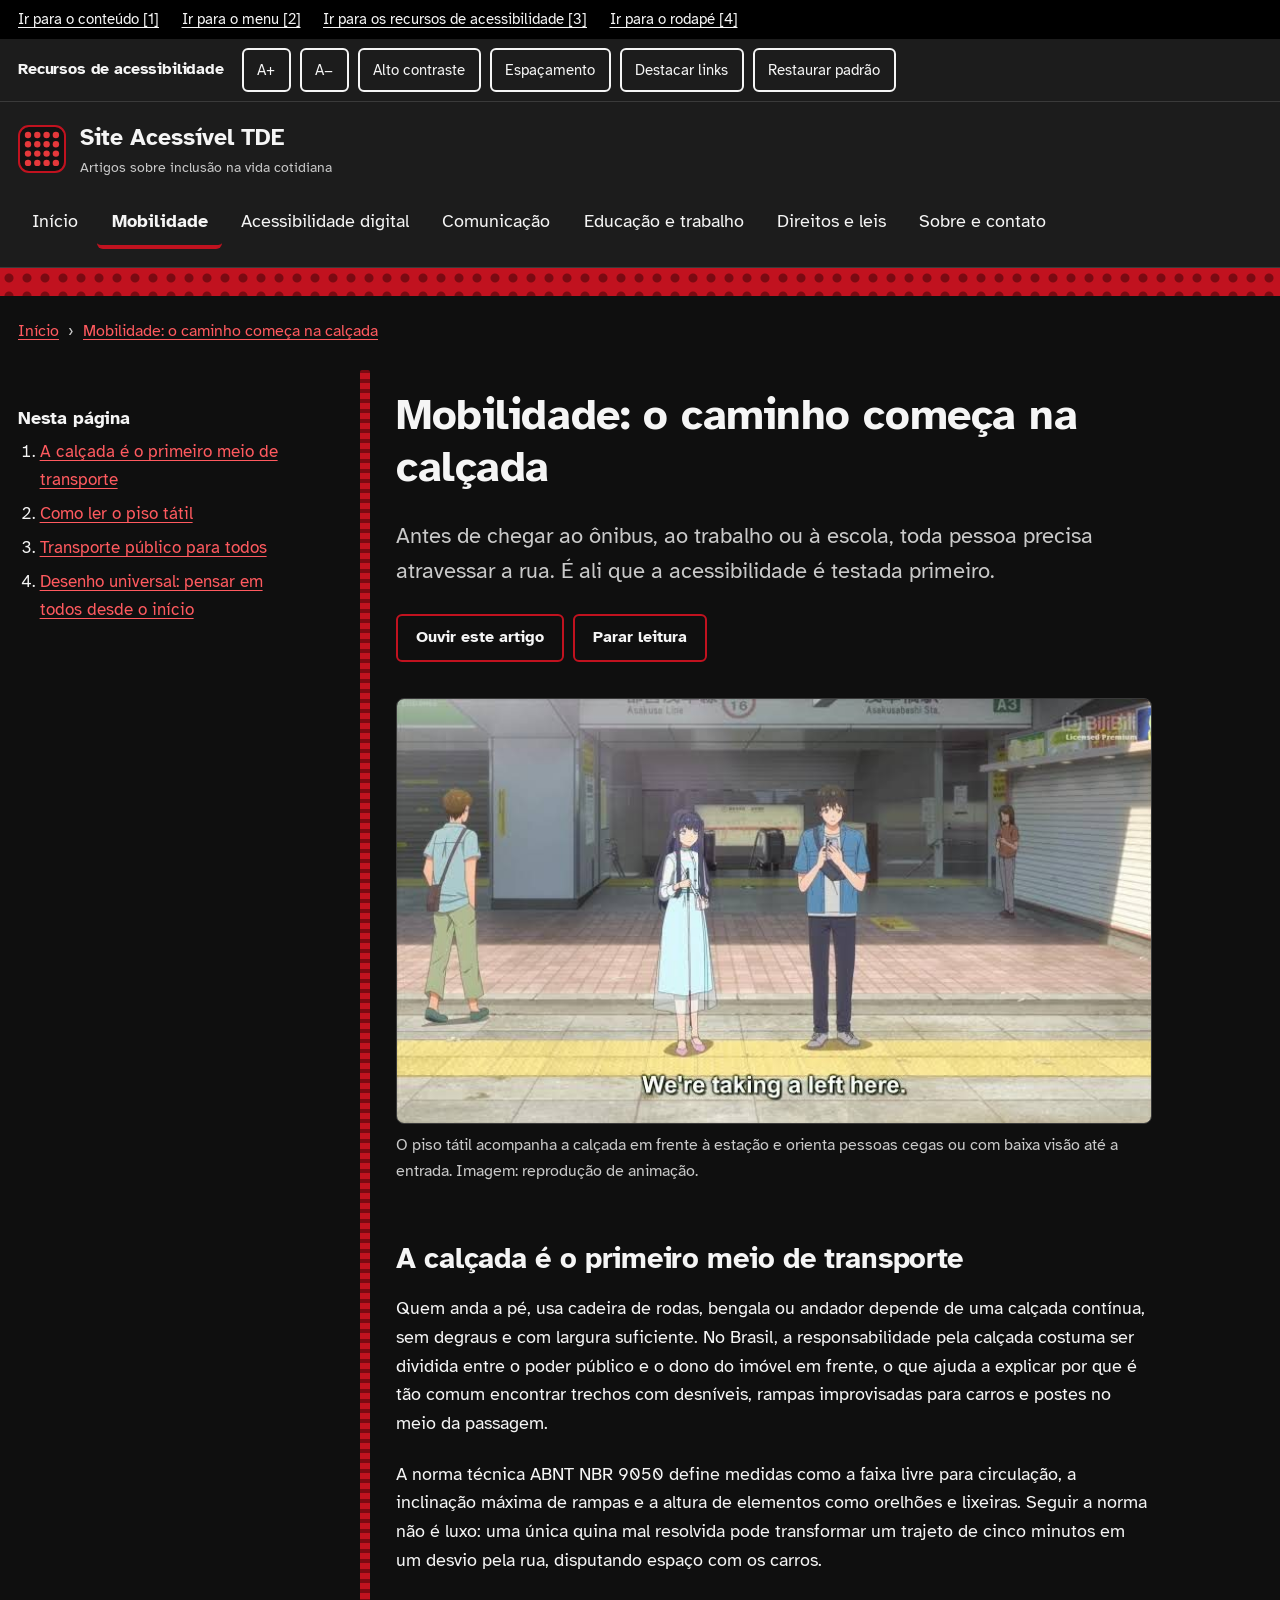
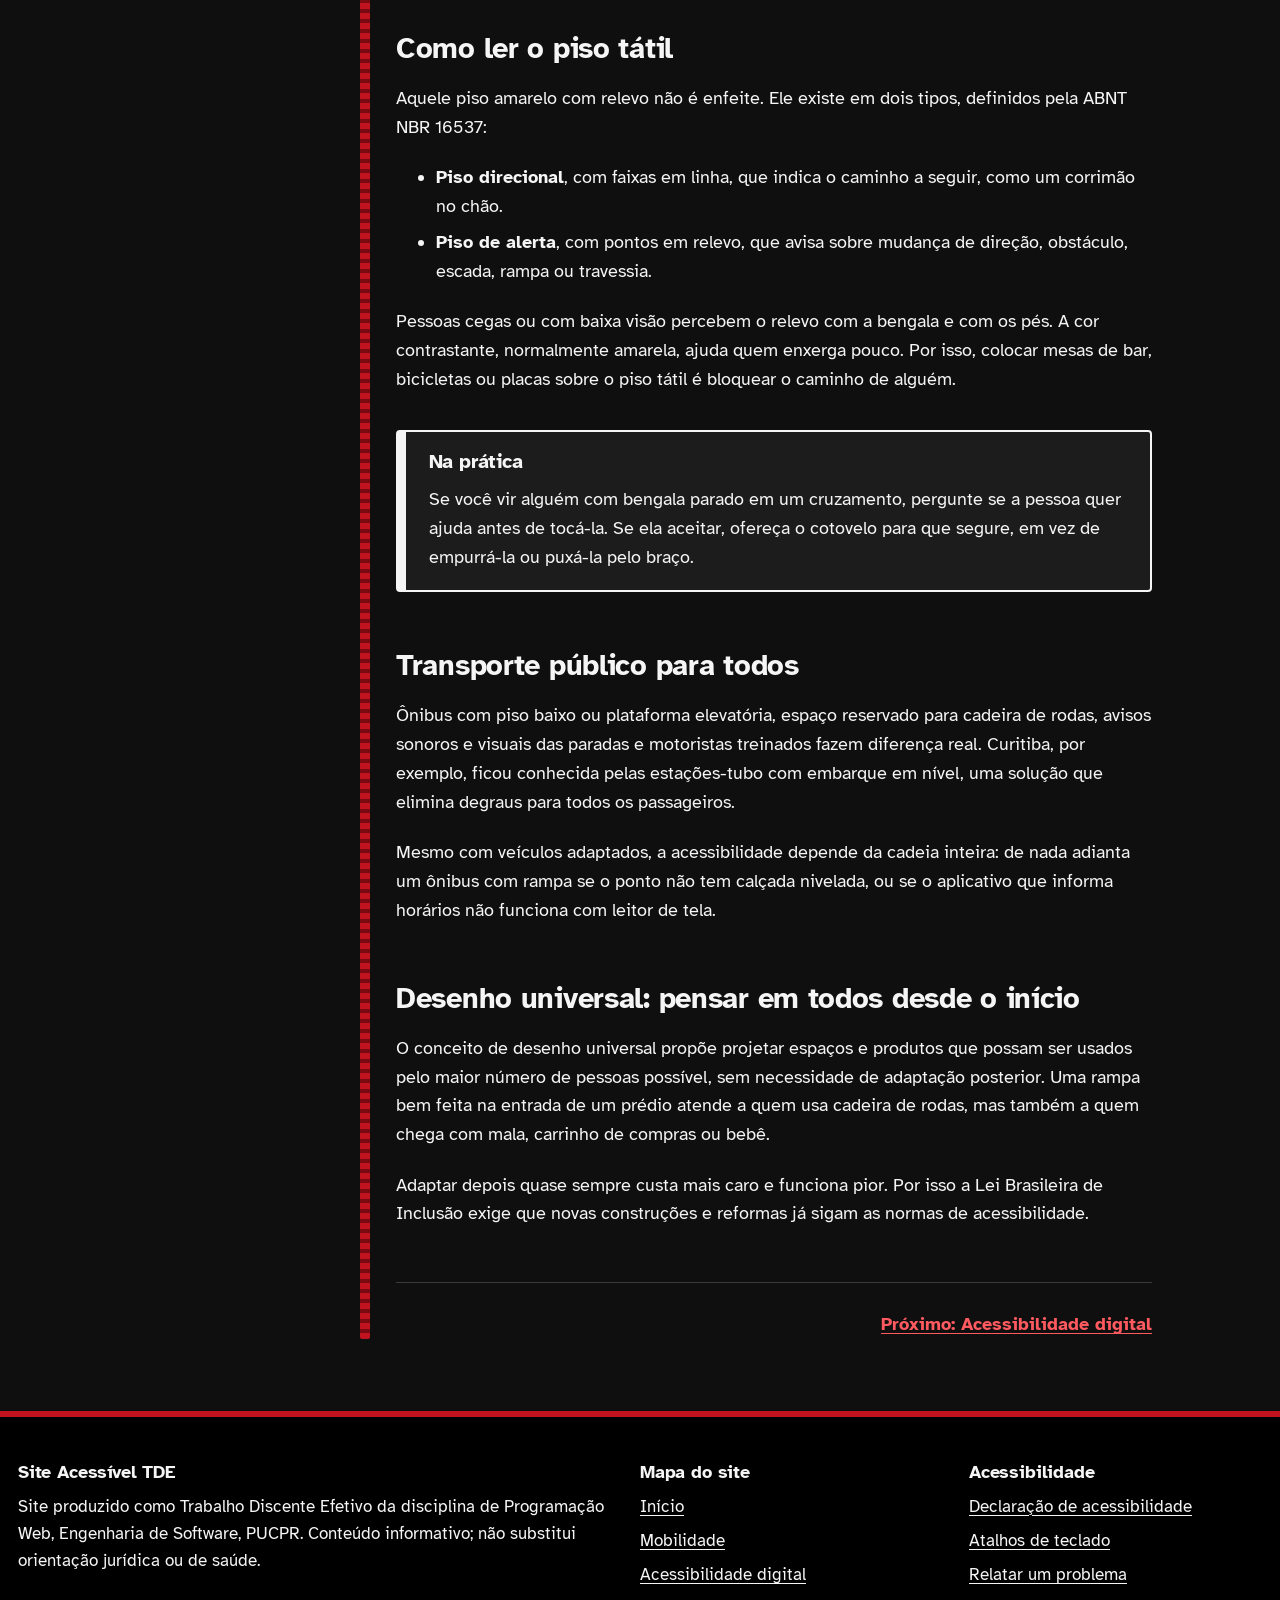
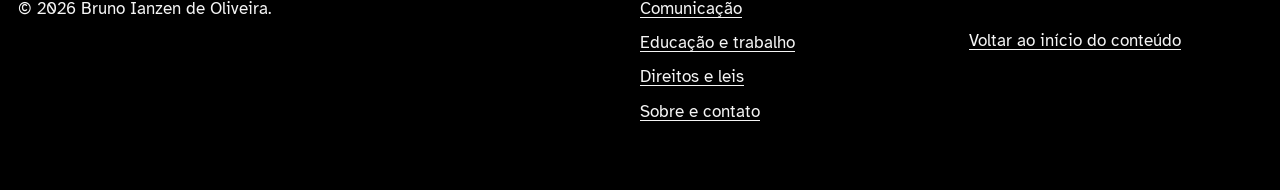
<file: mobilidade.html>
<!DOCTYPE html>
<html lang="pt-BR">
<head>
  <meta charset="UTF-8">
  <meta name="viewport" content="width=device-width, initial-scale=1">
  <title>Mobilidade | Site Acessível TDE</title>
  <meta name="description" content="Calçadas, piso tátil, transporte público e desenho universal.">
  <link rel="icon" href="img/logo.svg" type="image/svg+xml">
  <link rel="stylesheet" href="css/estilo.css">
</head>
<body>
  <nav class="atalhos" aria-label="Atalhos de teclado">
    <ul>
      <li><a href="#conteudo" accesskey="1">Ir para o conteúdo [1]</a></li>
      <li><a href="#menu-principal" accesskey="2">Ir para o menu [2]</a></li>
      <li><a href="#barra-acessibilidade" accesskey="3">Ir para os recursos de acessibilidade [3]</a></li>
      <li><a href="#rodape" accesskey="4">Ir para o rodapé [4]</a></li>
    </ul>
  </nav>

  <section class="barra-acess" id="barra-acessibilidade" aria-labelledby="titulo-barra" tabindex="-1">
    <div class="conteiner">
      <h2 id="titulo-barra">Recursos de acessibilidade</h2>
      <button type="button" data-fonte="mais">A+<span class="visualmente-oculto"> aumentar o texto</span></button>
      <button type="button" data-fonte="menos">A−<span class="visualmente-oculto"> diminuir o texto</span></button>
      <button type="button" data-alternar="alto-contraste" aria-pressed="false">Alto contraste</button>
      <button type="button" data-alternar="espacamento" aria-pressed="false">Espaçamento</button>
      <button type="button" data-alternar="destacar-links" aria-pressed="false">Destacar links</button>
      <button type="button" id="restaurar">Restaurar padrão</button>
    </div>
  </section>

  <header class="cabecalho">
    <div class="conteiner">
      <a class="marca" href="index.html">
        <img src="img/logo.svg" alt="" width="48" height="48">
        <span>Site Acessível TDE<small>Artigos sobre inclusão na vida cotidiana</small></span>
      </a>
      <button type="button" class="botao-menu" id="botao-menu" aria-controls="menu-principal" aria-expanded="true">Menu</button>
      <nav class="menu" id="menu-principal" aria-label="Menu principal" tabindex="-1" data-aberto="true">
        <ul>
          <li><a href="index.html">Início</a></li>
          <li><a href="mobilidade.html" aria-current="page">Mobilidade</a></li>
          <li><a href="digital.html">Acessibilidade digital</a></li>
          <li><a href="comunicacao.html">Comunicação</a></li>
          <li><a href="trabalho.html">Educação e trabalho</a></li>
          <li><a href="direitos.html">Direitos e leis</a></li>
          <li><a href="sobre.html">Sobre e contato</a></li>
        </ul>
      </nav>
    </div>
  </header>
  <div class="piso-alerta" aria-hidden="true"></div>

  <main id="conteudo" tabindex="-1">
    <div class="conteiner">
      <nav class="trilha" aria-label="Você está aqui">
        <ol>
          <li><a href="index.html">Início</a></li>
          <li><a href="mobilidade.html" aria-current="page">Mobilidade: o caminho começa na calçada</a></li>
        </ol>
      </nav>
      <div class="artigo-layout">
        <nav class="sumario" aria-labelledby="titulo-sumario">
          <h2 id="titulo-sumario">Nesta página</h2>
          <ol>
          <li><a href="#calcada">A calçada é o primeiro meio de transporte</a></li>
          <li><a href="#piso-tatil">Como ler o piso tátil</a></li>
          <li><a href="#transporte">Transporte público para todos</a></li>
          <li><a href="#desenho-universal">Desenho universal: pensar em todos desde o início</a></li>
          </ol>
        </nav>
        <article class="artigo" data-leitura>
          <h1>Mobilidade: o caminho começa na calçada</h1>
          <p class="linha-fina">Antes de chegar ao ônibus, ao trabalho ou à escola, toda pessoa precisa atravessar a rua. É ali que a acessibilidade é testada primeiro.</p>
          <div class="ler-voz">
            <button type="button" class="botao botao--secundario" id="ouvir" aria-pressed="false">Ouvir este artigo</button>
            <button type="button" class="botao botao--secundario" id="parar-leitura">Parar leitura</button>
          </div>
          <figure>
            <img src="img/foto-mobilidade.jpg" alt="Cena de animação em frente à entrada de uma estação de metrô: pessoas paradas na calçada, ao lado de uma faixa contínua de piso tátil amarelo. Legenda em inglês: We're taking a left here, que significa vamos virar à esquerda aqui." width="739" height="415">
            <figcaption>O piso tátil acompanha a calçada em frente à estação e orienta pessoas cegas ou com baixa visão até a entrada. Imagem: reprodução de animação.</figcaption>
          </figure>
      <section aria-labelledby="calcada">
        <h2 id="calcada">A calçada é o primeiro meio de transporte</h2>
        <p>Quem anda a pé, usa cadeira de rodas, bengala ou andador depende de uma calçada contínua, sem degraus e com largura suficiente. No Brasil, a responsabilidade pela calçada costuma ser dividida entre o poder público e o dono do imóvel em frente, o que ajuda a explicar por que é tão comum encontrar trechos com desníveis, rampas improvisadas para carros e postes no meio da passagem.</p>
        <p>A norma técnica ABNT NBR 9050 define medidas como a faixa livre para circulação, a inclinação máxima de rampas e a altura de elementos como orelhões e lixeiras. Seguir a norma não é luxo: uma única quina mal resolvida pode transformar um trajeto de cinco minutos em um desvio pela rua, disputando espaço com os carros.</p>
      </section>
      <section aria-labelledby="piso-tatil">
        <h2 id="piso-tatil">Como ler o piso tátil</h2>
        <p>Aquele piso amarelo com relevo não é enfeite. Ele existe em dois tipos, definidos pela ABNT NBR 16537:</p>
        <ul>
          <li><strong>Piso direcional</strong>, com faixas em linha, que indica o caminho a seguir, como um corrimão no chão.</li>
          <li><strong>Piso de alerta</strong>, com pontos em relevo, que avisa sobre mudança de direção, obstáculo, escada, rampa ou travessia.</li>
        </ul>
        <p>Pessoas cegas ou com baixa visão percebem o relevo com a bengala e com os pés. A cor contrastante, normalmente amarela, ajuda quem enxerga pouco. Por isso, colocar mesas de bar, bicicletas ou placas sobre o piso tátil é bloquear o caminho de alguém.</p>
        <div class="destaque" role="note">
          <h3>Na prática</h3>
          <p>Se você vir alguém com bengala parado em um cruzamento, pergunte se a pessoa quer ajuda antes de tocá-la. Se ela aceitar, ofereça o cotovelo para que segure, em vez de empurrá-la ou puxá-la pelo braço.</p>
        </div>
      </section>
      <section aria-labelledby="transporte">
        <h2 id="transporte">Transporte público para todos</h2>
        <p>Ônibus com piso baixo ou plataforma elevatória, espaço reservado para cadeira de rodas, avisos sonoros e visuais das paradas e motoristas treinados fazem diferença real. Curitiba, por exemplo, ficou conhecida pelas estações-tubo com embarque em nível, uma solução que elimina degraus para todos os passageiros.</p>
        <p>Mesmo com veículos adaptados, a acessibilidade depende da cadeia inteira: de nada adianta um ônibus com rampa se o ponto não tem calçada nivelada, ou se o aplicativo que informa horários não funciona com leitor de tela.</p>
      </section>
      <section aria-labelledby="desenho-universal">
        <h2 id="desenho-universal">Desenho universal: pensar em todos desde o início</h2>
        <p>O conceito de desenho universal propõe projetar espaços e produtos que possam ser usados pelo maior número de pessoas possível, sem necessidade de adaptação posterior. Uma rampa bem feita na entrada de um prédio atende a quem usa cadeira de rodas, mas também a quem chega com mala, carrinho de compras ou bebê.</p>
        <p>Adaptar depois quase sempre custa mais caro e funciona pior. Por isso a Lei Brasileira de Inclusão exige que novas construções e reformas já sigam as normas de acessibilidade.</p>
      </section>
          <nav class="paginacao" aria-label="Navegação entre artigos">
            <span></span>
            <a href="digital.html" rel="next">Próximo: Acessibilidade digital</a>
          </nav>
        </article>
      </div>
    </div>
  </main>

  <footer class="rodape" id="rodape" tabindex="-1">
    <div class="conteiner">
      <div>
        <h2>Site Acessível TDE</h2>
        <p>Site produzido como Trabalho Discente Efetivo da disciplina de Programação Web, Engenharia de Software, PUCPR. Conteúdo informativo; não substitui orientação jurídica ou de saúde.</p>
        <p>&copy; <span id="ano">2026</span> Bruno Ianzen de Oliveira.</p>
      </div>
      <nav aria-label="Mapa do site">
        <h2>Mapa do site</h2>
        <ul>
          <li><a href="index.html">Início</a></li>
          <li><a href="mobilidade.html">Mobilidade</a></li>
          <li><a href="digital.html">Acessibilidade digital</a></li>
          <li><a href="comunicacao.html">Comunicação</a></li>
          <li><a href="trabalho.html">Educação e trabalho</a></li>
          <li><a href="direitos.html">Direitos e leis</a></li>
          <li><a href="sobre.html">Sobre e contato</a></li>
        </ul>
      </nav>
      <div>
        <h2>Acessibilidade</h2>
        <ul>
          <li><a href="sobre.html#declaracao">Declaração de acessibilidade</a></li>
          <li><a href="sobre.html#atalhos-teclado">Atalhos de teclado</a></li>
          <li><a href="sobre.html#contato">Relatar um problema</a></li>
        </ul>
        <a class="voltar-topo" href="#conteudo">Voltar ao início do conteúdo</a>
      </div>
    </div>
  </footer>

  <div id="aviso-status" class="visualmente-oculto" role="status" aria-live="polite"></div>

  <div vw class="enabled">
    <div vw-access-button class="active"></div>
    <div vw-plugin-wrapper><div class="vw-plugin-top-wrapper"></div></div>
  </div>
  <script src="https://vlibras.gov.br/app/vlibras-plugin.js" defer></script>
  <script src="js/acessibilidade.js" defer></script>
  <script>
    window.addEventListener("load", function () {
      if (window.VLibras) new window.VLibras.Widget("https://vlibras.gov.br/app");
    });
  </script>
</body>
</html>
</file>
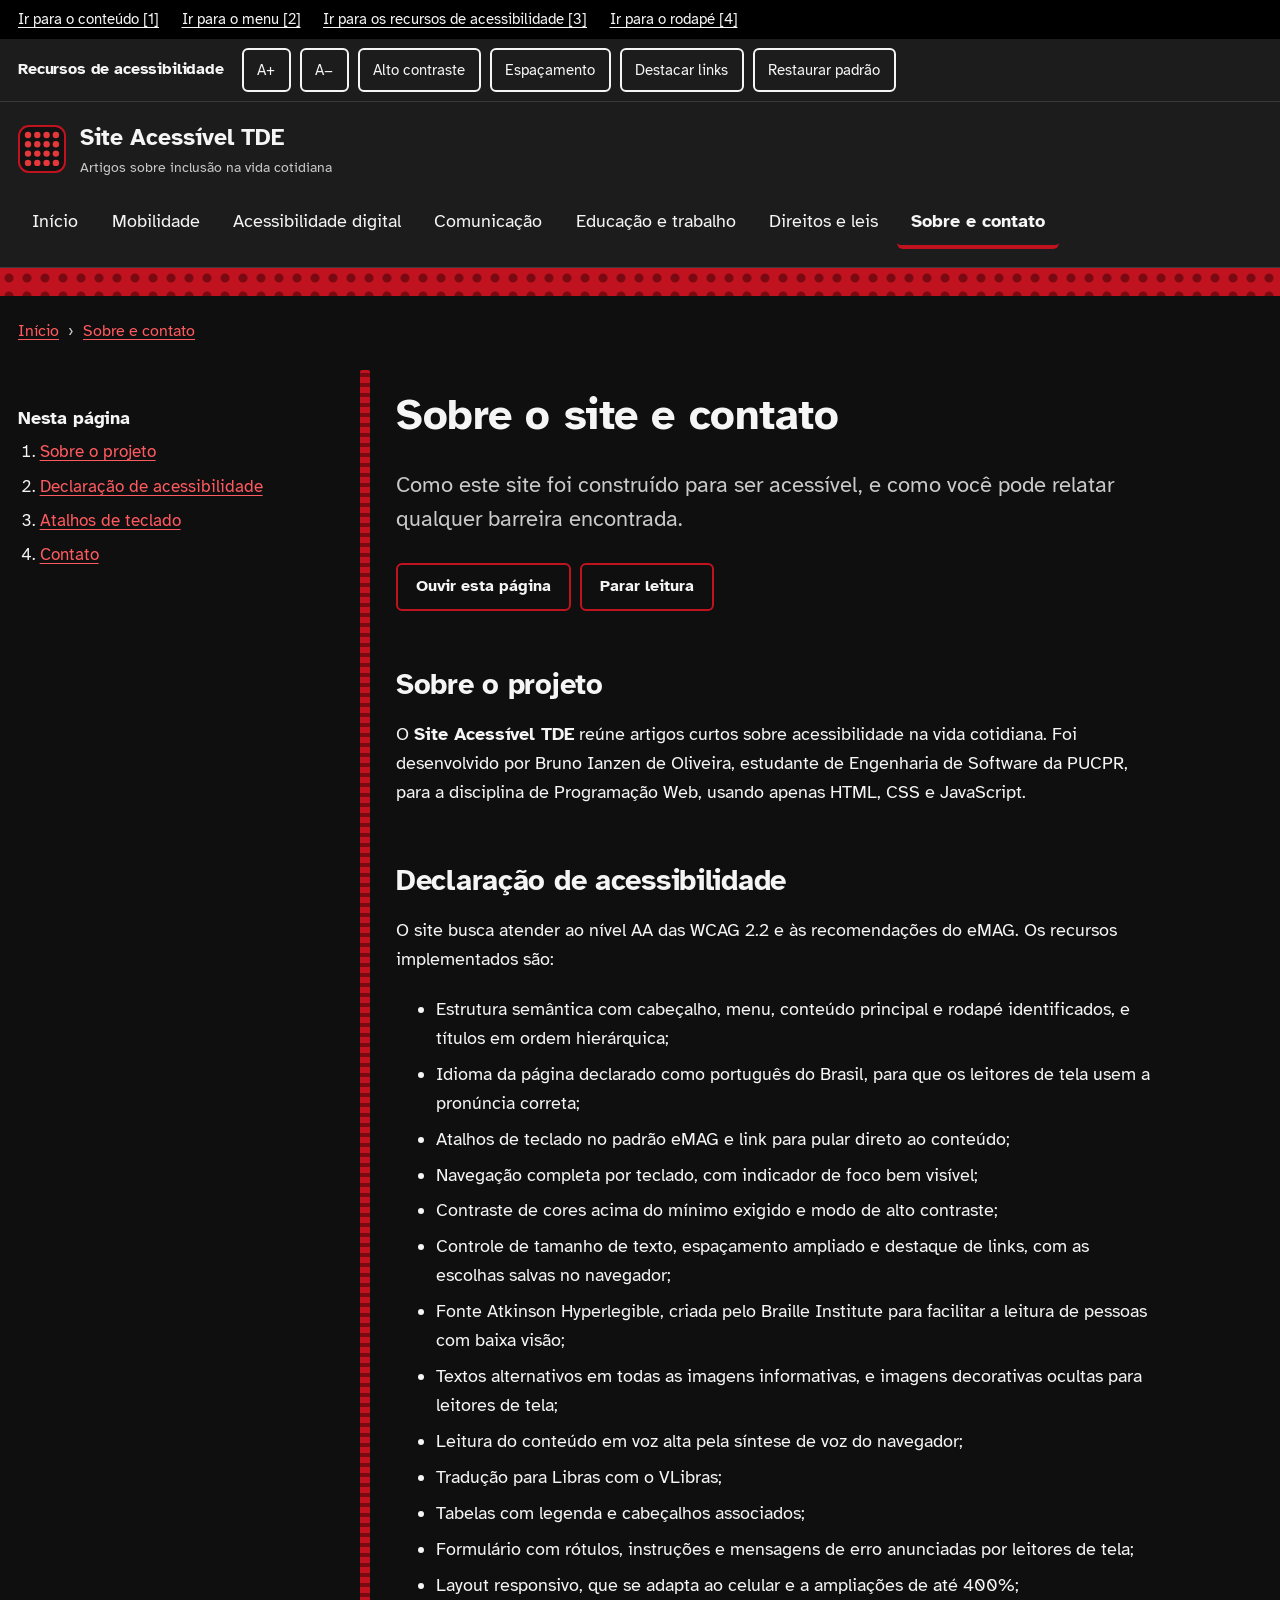
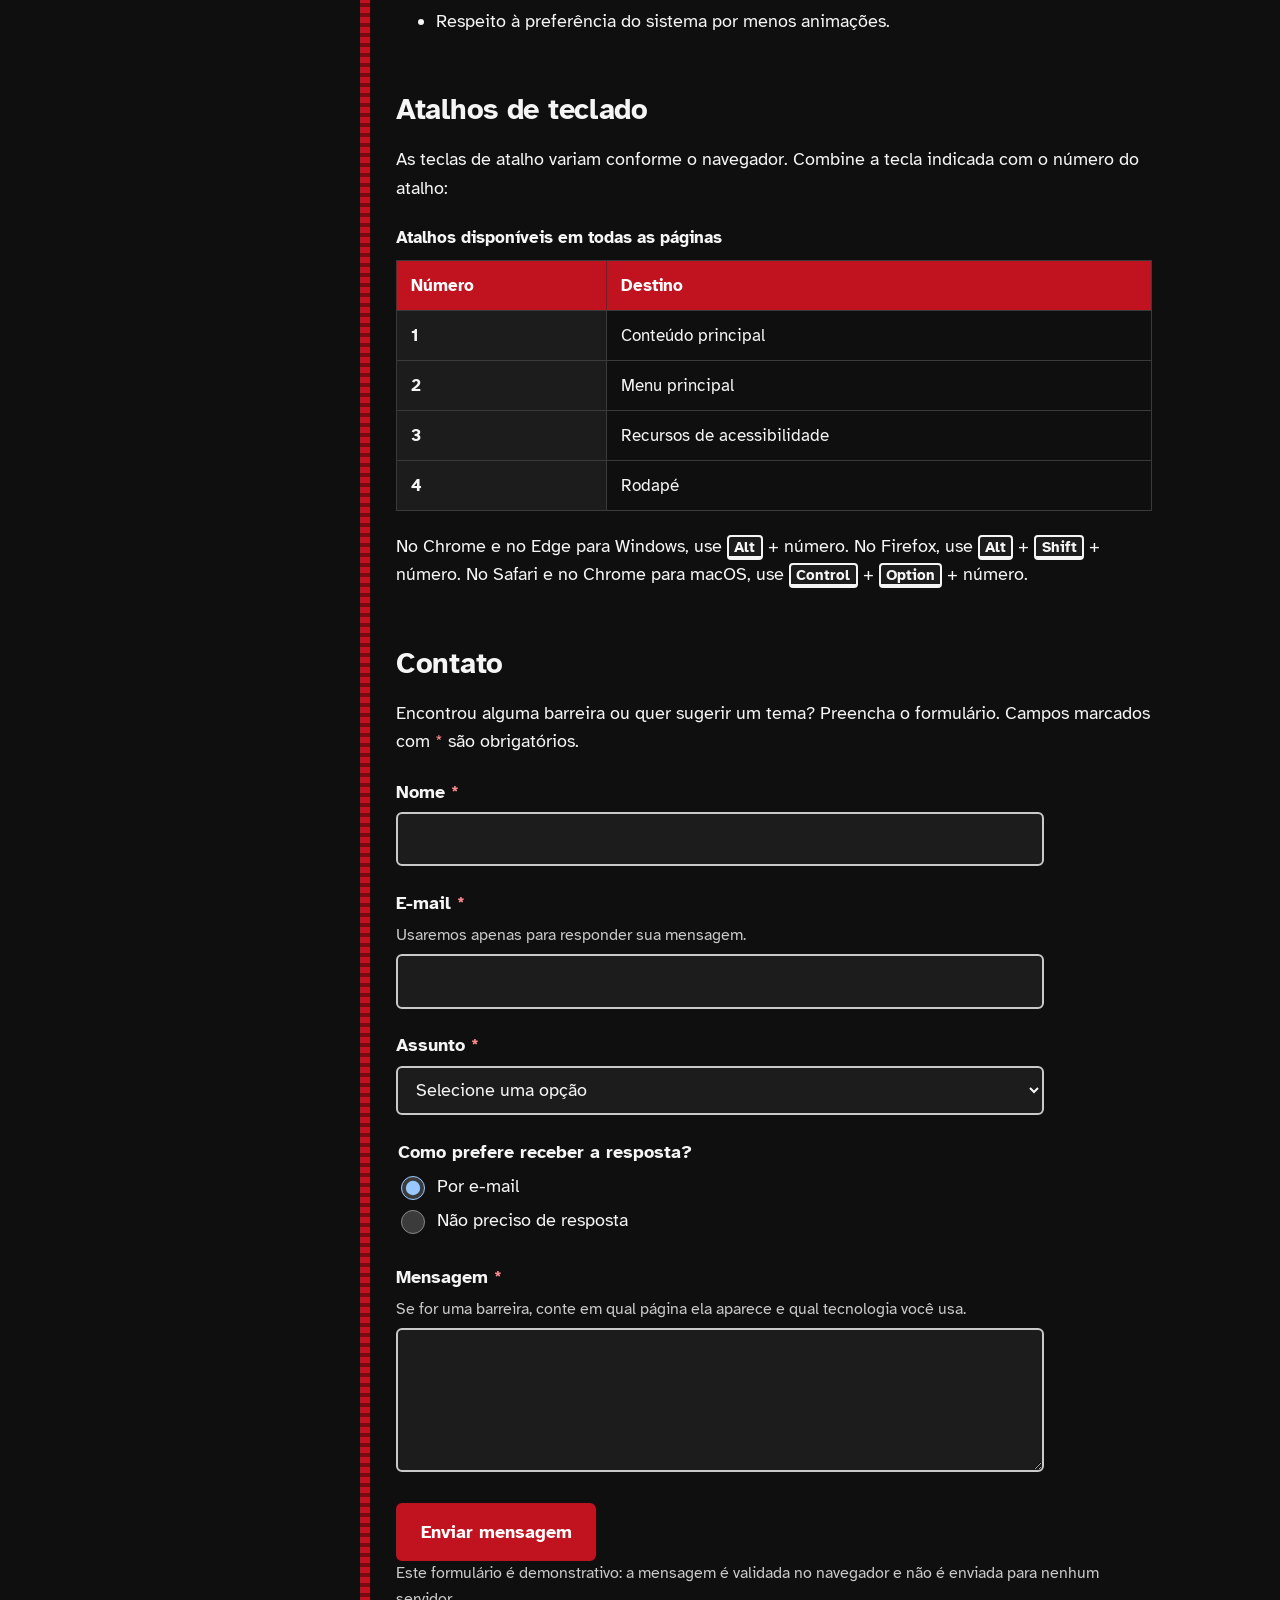
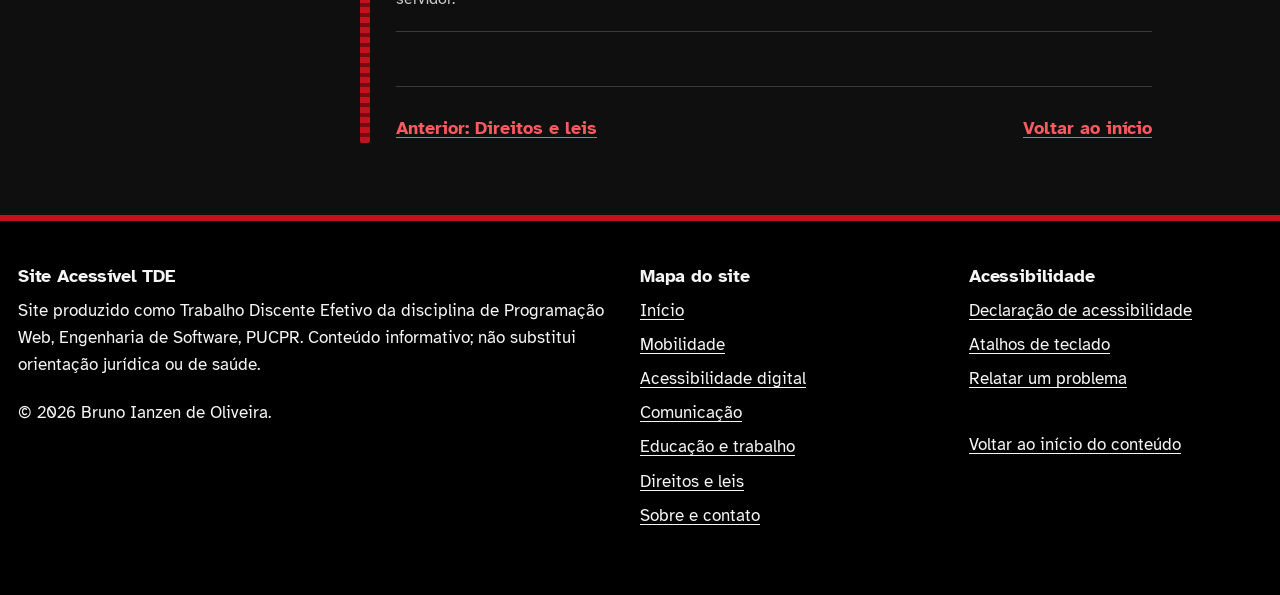
<file: sobre.html>
<!DOCTYPE html>
<html lang="pt-BR">
<head>
  <meta charset="UTF-8">
  <meta name="viewport" content="width=device-width, initial-scale=1">
  <title>Sobre e contato | Site Acessível TDE</title>
  <meta name="description" content="Declaração de acessibilidade, atalhos de teclado e formulário de contato.">
  <link rel="icon" href="img/logo.svg" type="image/svg+xml">
  <link rel="stylesheet" href="css/estilo.css">
</head>
<body>
  <nav class="atalhos" aria-label="Atalhos de teclado">
    <ul>
      <li><a href="#conteudo" accesskey="1">Ir para o conteúdo [1]</a></li>
      <li><a href="#menu-principal" accesskey="2">Ir para o menu [2]</a></li>
      <li><a href="#barra-acessibilidade" accesskey="3">Ir para os recursos de acessibilidade [3]</a></li>
      <li><a href="#rodape" accesskey="4">Ir para o rodapé [4]</a></li>
    </ul>
  </nav>

  <section class="barra-acess" id="barra-acessibilidade" aria-labelledby="titulo-barra" tabindex="-1">
    <div class="conteiner">
      <h2 id="titulo-barra">Recursos de acessibilidade</h2>
      <button type="button" data-fonte="mais">A+<span class="visualmente-oculto"> aumentar o texto</span></button>
      <button type="button" data-fonte="menos">A−<span class="visualmente-oculto"> diminuir o texto</span></button>
      <button type="button" data-alternar="alto-contraste" aria-pressed="false">Alto contraste</button>
      <button type="button" data-alternar="espacamento" aria-pressed="false">Espaçamento</button>
      <button type="button" data-alternar="destacar-links" aria-pressed="false">Destacar links</button>
      <button type="button" id="restaurar">Restaurar padrão</button>
    </div>
  </section>

  <header class="cabecalho">
    <div class="conteiner">
      <a class="marca" href="index.html">
        <img src="img/logo.svg" alt="" width="48" height="48">
        <span>Site Acessível TDE<small>Artigos sobre inclusão na vida cotidiana</small></span>
      </a>
      <button type="button" class="botao-menu" id="botao-menu" aria-controls="menu-principal" aria-expanded="true">Menu</button>
      <nav class="menu" id="menu-principal" aria-label="Menu principal" tabindex="-1" data-aberto="true">
        <ul>
          <li><a href="index.html">Início</a></li>
          <li><a href="mobilidade.html">Mobilidade</a></li>
          <li><a href="digital.html">Acessibilidade digital</a></li>
          <li><a href="comunicacao.html">Comunicação</a></li>
          <li><a href="trabalho.html">Educação e trabalho</a></li>
          <li><a href="direitos.html">Direitos e leis</a></li>
          <li><a href="sobre.html" aria-current="page">Sobre e contato</a></li>
        </ul>
      </nav>
    </div>
  </header>
  <div class="piso-alerta" aria-hidden="true"></div>

  <main id="conteudo" tabindex="-1">
    <div class="conteiner">
      <nav class="trilha" aria-label="Você está aqui">
        <ol>
          <li><a href="index.html">Início</a></li>
          <li><a href="sobre.html" aria-current="page">Sobre e contato</a></li>
        </ol>
      </nav>
      <div class="artigo-layout">
        <nav class="sumario" aria-labelledby="titulo-sumario">
          <h2 id="titulo-sumario">Nesta página</h2>
          <ol>
            <li><a href="#sobre-projeto">Sobre o projeto</a></li>
            <li><a href="#declaracao">Declaração de acessibilidade</a></li>
            <li><a href="#atalhos-teclado">Atalhos de teclado</a></li>
            <li><a href="#contato">Contato</a></li>
          </ol>
        </nav>
        <article class="artigo" data-leitura>
          <h1>Sobre o site e contato</h1>
          <p class="linha-fina">Como este site foi construído para ser acessível, e como você pode relatar qualquer barreira encontrada.</p>
          <div class="ler-voz">
            <button type="button" class="botao botao--secundario" id="ouvir" aria-pressed="false">Ouvir esta página</button>
            <button type="button" class="botao botao--secundario" id="parar-leitura">Parar leitura</button>
          </div>

          <section aria-labelledby="sobre-projeto">
            <h2 id="sobre-projeto">Sobre o projeto</h2>
            <p>O <strong>Site Acessível TDE</strong> reúne artigos curtos sobre acessibilidade na vida cotidiana. Foi desenvolvido por Bruno Ianzen de Oliveira, estudante de Engenharia de Software da PUCPR, para a disciplina de Programação Web, usando apenas HTML, CSS e JavaScript.</p>
          </section>

          <section aria-labelledby="declaracao">
            <h2 id="declaracao">Declaração de acessibilidade</h2>
            <p>O site busca atender ao nível AA das WCAG 2.2 e às recomendações do eMAG. Os recursos implementados são:</p>
            <ul>
              <li>Estrutura semântica com cabeçalho, menu, conteúdo principal e rodapé identificados, e títulos em ordem hierárquica;</li>
              <li>Idioma da página declarado como português do Brasil, para que os leitores de tela usem a pronúncia correta;</li>
              <li>Atalhos de teclado no padrão eMAG e link para pular direto ao conteúdo;</li>
              <li>Navegação completa por teclado, com indicador de foco bem visível;</li>
              <li>Contraste de cores acima do mínimo exigido e modo de alto contraste;</li>
              <li>Controle de tamanho de texto, espaçamento ampliado e destaque de links, com as escolhas salvas no navegador;</li>
              <li>Fonte Atkinson Hyperlegible, criada pelo Braille Institute para facilitar a leitura de pessoas com baixa visão;</li>
              <li>Textos alternativos em todas as imagens informativas, e imagens decorativas ocultas para leitores de tela;</li>
              <li>Leitura do conteúdo em voz alta pela síntese de voz do navegador;</li>
              <li>Tradução para Libras com o VLibras;</li>
              <li>Tabelas com legenda e cabeçalhos associados;</li>
              <li>Formulário com rótulos, instruções e mensagens de erro anunciadas por leitores de tela;</li>
              <li>Layout responsivo, que se adapta ao celular e a ampliações de até 400%;</li>
              <li>Respeito à preferência do sistema por menos animações.</li>
            </ul>
          </section>

          <section aria-labelledby="atalhos-teclado">
            <h2 id="atalhos-teclado">Atalhos de teclado</h2>
            <p>As teclas de atalho variam conforme o navegador. Combine a tecla indicada com o número do atalho:</p>
            <div class="tabela-rolagem">
              <table>
                <caption>Atalhos disponíveis em todas as páginas</caption>
                <thead><tr><th scope="col">Número</th><th scope="col">Destino</th></tr></thead>
                <tbody>
                  <tr><th scope="row">1</th><td>Conteúdo principal</td></tr>
                  <tr><th scope="row">2</th><td>Menu principal</td></tr>
                  <tr><th scope="row">3</th><td>Recursos de acessibilidade</td></tr>
                  <tr><th scope="row">4</th><td>Rodapé</td></tr>
                </tbody>
              </table>
            </div>
            <p>No Chrome e no Edge para Windows, use <kbd>Alt</kbd> + número. No Firefox, use <kbd>Alt</kbd> + <kbd>Shift</kbd> + número. No Safari e no Chrome para macOS, use <kbd>Control</kbd> + <kbd>Option</kbd> + número.</p>
          </section>

          <section aria-labelledby="contato">
            <h2 id="contato">Contato</h2>
            <p>Encontrou alguma barreira ou quer sugerir um tema? Preencha o formulário. Campos marcados com <span class="obrigatorio" aria-hidden="true">*</span><span class="visualmente-oculto">asterisco</span> são obrigatórios.</p>

            <div class="resumo-erros" id="resumo-erros" tabindex="-1" hidden role="alert" aria-labelledby="titulo-erros">
              <h2 id="titulo-erros">Corrija os campos abaixo para enviar</h2>
              <ul id="lista-erros"></ul>
            </div>
            <p class="status-envio" id="status-envio" tabindex="-1" role="status"></p>

            <form class="formulario" id="form-contato" novalidate>
              <div class="campo">
                <label for="nome">Nome <span class="obrigatorio" aria-hidden="true">*</span></label>
                <input type="text" id="nome" name="nome" autocomplete="name" required aria-describedby="erro-nome">
                <p class="mensagem-erro" id="erro-nome"></p>
              </div>
              <div class="campo">
                <label for="email">E-mail <span class="obrigatorio" aria-hidden="true">*</span></label>
                <span class="dica" id="dica-email">Usaremos apenas para responder sua mensagem.</span>
                <input type="email" id="email" name="email" autocomplete="email" inputmode="email" required aria-describedby="dica-email erro-email">
                <p class="mensagem-erro" id="erro-email"></p>
              </div>
              <div class="campo">
                <label for="assunto">Assunto <span class="obrigatorio" aria-hidden="true">*</span></label>
                <select id="assunto" name="assunto" required aria-describedby="erro-assunto">
                  <option value="">Selecione uma opção</option>
                  <option>Relatar barreira de acessibilidade</option>
                  <option>Sugerir um tema</option>
                  <option>Corrigir uma informação</option>
                  <option>Outro assunto</option>
                </select>
                <p class="mensagem-erro" id="erro-assunto"></p>
              </div>
              <fieldset class="campo" style="border:0;padding:0;margin:0">
                <legend style="font-weight:700;margin-bottom:0.3rem">Como prefere receber a resposta?</legend>
                <label style="font-weight:400;display:flex;gap:0.5rem;align-items:center"><input type="radio" name="resposta" value="email" checked style="width:24px;min-height:24px"> Por e-mail</label>
                <label style="font-weight:400;display:flex;gap:0.5rem;align-items:center"><input type="radio" name="resposta" value="nenhuma" style="width:24px;min-height:24px"> Não preciso de resposta</label>
              </fieldset>
              <div class="campo">
                <label for="mensagem">Mensagem <span class="obrigatorio" aria-hidden="true">*</span></label>
                <span class="dica" id="dica-mensagem">Se for uma barreira, conte em qual página ela aparece e qual tecnologia você usa.</span>
                <textarea id="mensagem" name="mensagem" required aria-describedby="dica-mensagem erro-mensagem"></textarea>
                <p class="mensagem-erro" id="erro-mensagem"></p>
              </div>
              <div><button type="submit" class="botao">Enviar mensagem</button></div>
            </form>
            <p class="meta">Este formulário é demonstrativo: a mensagem é validada no navegador e não é enviada para nenhum servidor.</p>
          </section>

          <nav class="paginacao" aria-label="Navegação entre artigos">
            <a href="direitos.html" rel="prev">Anterior: Direitos e leis</a>
            <a href="index.html">Voltar ao início</a>
          </nav>
        </article>
      </div>
    </div>
  </main>

  <footer class="rodape" id="rodape" tabindex="-1">
    <div class="conteiner">
      <div>
        <h2>Site Acessível TDE</h2>
        <p>Site produzido como Trabalho Discente Efetivo da disciplina de Programação Web, Engenharia de Software, PUCPR. Conteúdo informativo; não substitui orientação jurídica ou de saúde.</p>
        <p>&copy; <span id="ano">2026</span> Bruno Ianzen de Oliveira.</p>
      </div>
      <nav aria-label="Mapa do site">
        <h2>Mapa do site</h2>
        <ul>
          <li><a href="index.html">Início</a></li>
          <li><a href="mobilidade.html">Mobilidade</a></li>
          <li><a href="digital.html">Acessibilidade digital</a></li>
          <li><a href="comunicacao.html">Comunicação</a></li>
          <li><a href="trabalho.html">Educação e trabalho</a></li>
          <li><a href="direitos.html">Direitos e leis</a></li>
          <li><a href="sobre.html">Sobre e contato</a></li>
        </ul>
      </nav>
      <div>
        <h2>Acessibilidade</h2>
        <ul>
          <li><a href="sobre.html#declaracao">Declaração de acessibilidade</a></li>
          <li><a href="sobre.html#atalhos-teclado">Atalhos de teclado</a></li>
          <li><a href="sobre.html#contato">Relatar um problema</a></li>
        </ul>
        <a class="voltar-topo" href="#conteudo">Voltar ao início do conteúdo</a>
      </div>
    </div>
  </footer>

  <div id="aviso-status" class="visualmente-oculto" role="status" aria-live="polite"></div>

  <div vw class="enabled">
    <div vw-access-button class="active"></div>
    <div vw-plugin-wrapper><div class="vw-plugin-top-wrapper"></div></div>
  </div>
  <script src="https://vlibras.gov.br/app/vlibras-plugin.js" defer></script>
  <script src="js/acessibilidade.js" defer></script>
  <script>
    window.addEventListener("load", function () {
      if (window.VLibras) new window.VLibras.Widget("https://vlibras.gov.br/app");
    });
  </script>
</body>
</html>
</file>
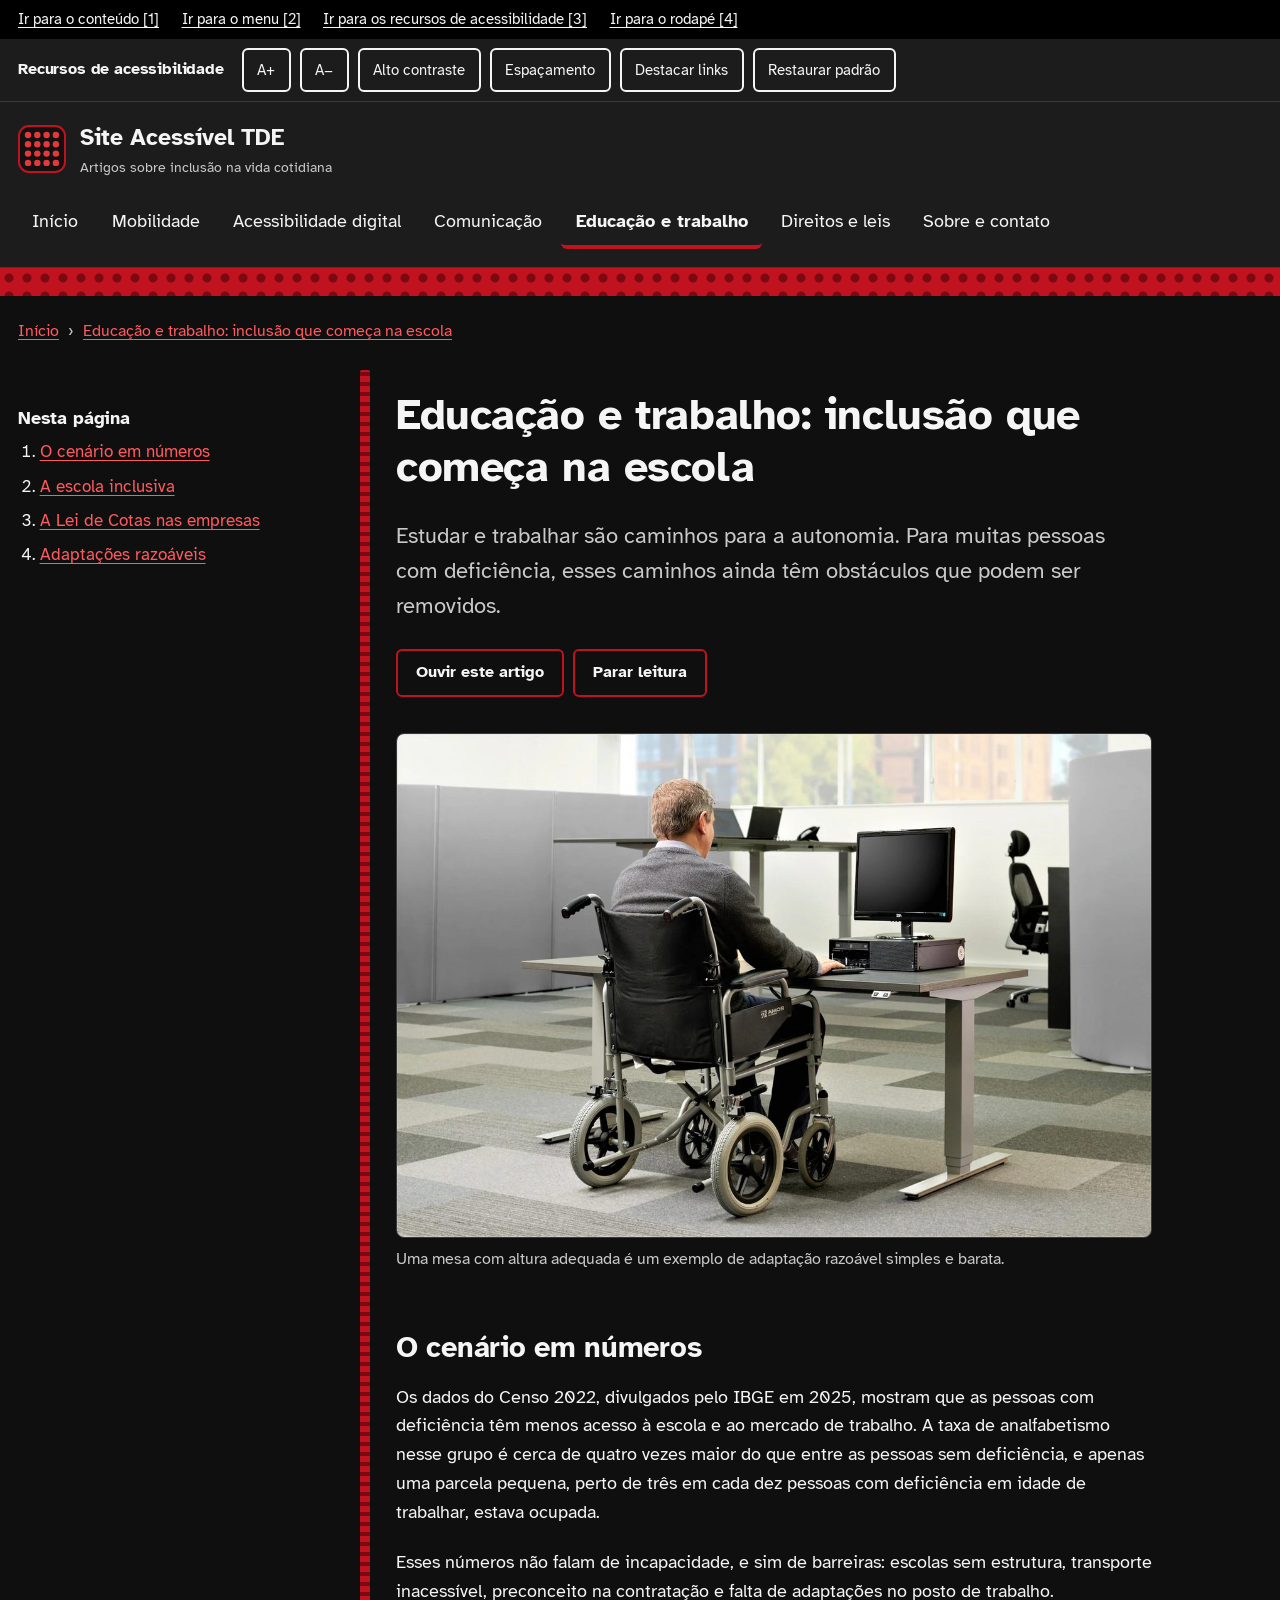
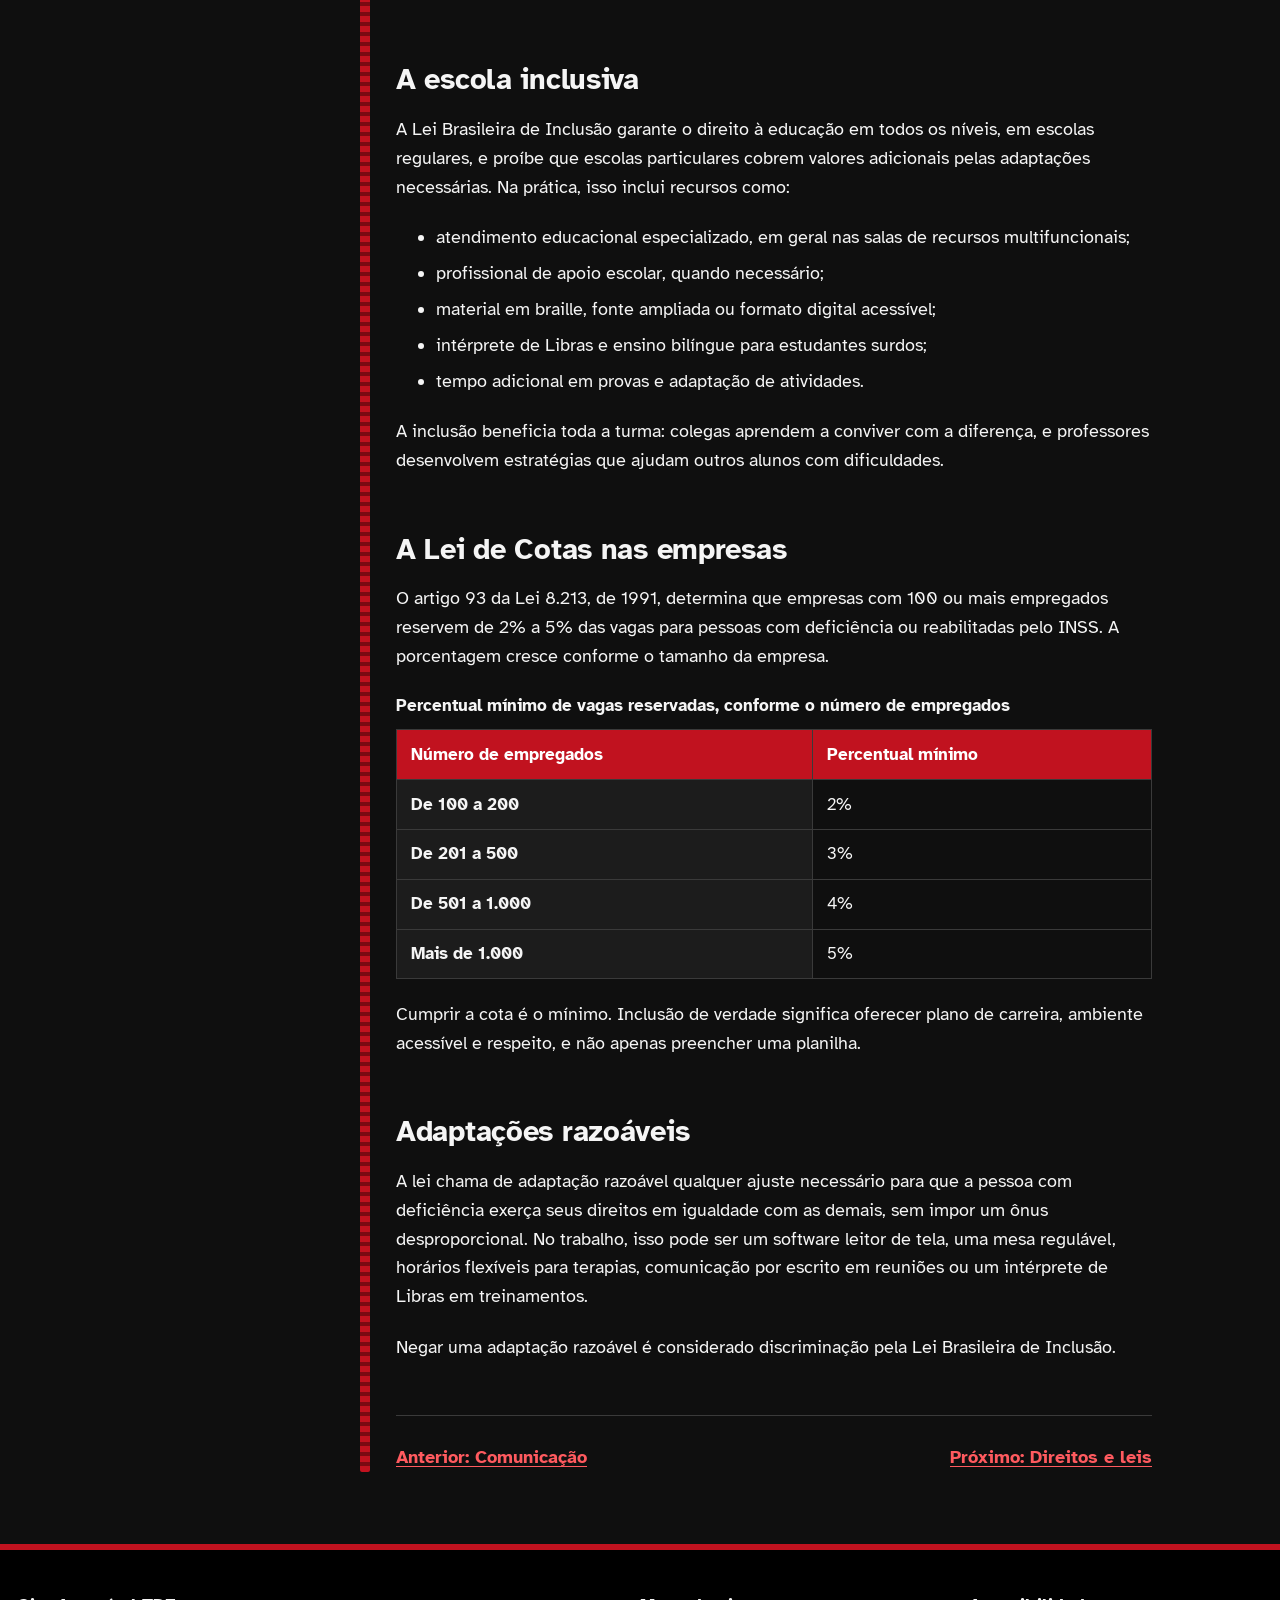
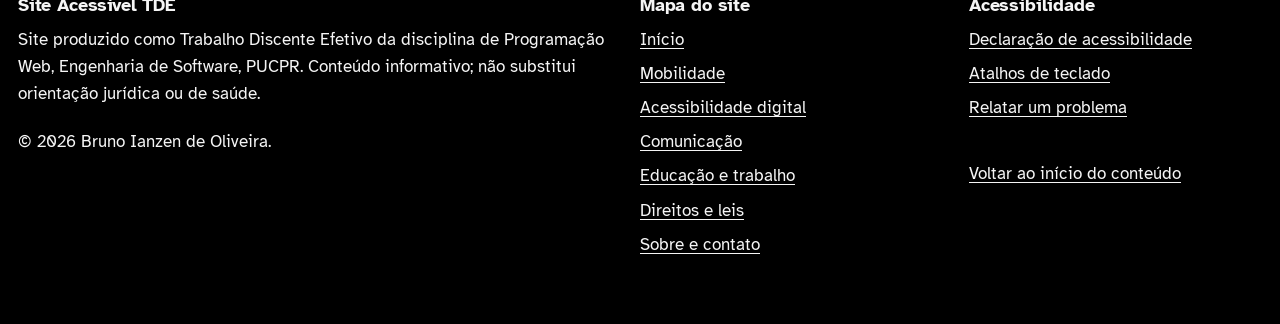
<file: trabalho.html>
<!DOCTYPE html>
<html lang="pt-BR">
<head>
  <meta charset="UTF-8">
  <meta name="viewport" content="width=device-width, initial-scale=1">
  <title>Educação e trabalho | Site Acessível TDE</title>
  <meta name="description" content="Escola inclusiva, Lei de Cotas e adaptações razoáveis no trabalho.">
  <link rel="icon" href="img/logo.svg" type="image/svg+xml">
  <link rel="stylesheet" href="css/estilo.css">
</head>
<body>
  <nav class="atalhos" aria-label="Atalhos de teclado">
    <ul>
      <li><a href="#conteudo" accesskey="1">Ir para o conteúdo [1]</a></li>
      <li><a href="#menu-principal" accesskey="2">Ir para o menu [2]</a></li>
      <li><a href="#barra-acessibilidade" accesskey="3">Ir para os recursos de acessibilidade [3]</a></li>
      <li><a href="#rodape" accesskey="4">Ir para o rodapé [4]</a></li>
    </ul>
  </nav>

  <section class="barra-acess" id="barra-acessibilidade" aria-labelledby="titulo-barra" tabindex="-1">
    <div class="conteiner">
      <h2 id="titulo-barra">Recursos de acessibilidade</h2>
      <button type="button" data-fonte="mais">A+<span class="visualmente-oculto"> aumentar o texto</span></button>
      <button type="button" data-fonte="menos">A−<span class="visualmente-oculto"> diminuir o texto</span></button>
      <button type="button" data-alternar="alto-contraste" aria-pressed="false">Alto contraste</button>
      <button type="button" data-alternar="espacamento" aria-pressed="false">Espaçamento</button>
      <button type="button" data-alternar="destacar-links" aria-pressed="false">Destacar links</button>
      <button type="button" id="restaurar">Restaurar padrão</button>
    </div>
  </section>

  <header class="cabecalho">
    <div class="conteiner">
      <a class="marca" href="index.html">
        <img src="img/logo.svg" alt="" width="48" height="48">
        <span>Site Acessível TDE<small>Artigos sobre inclusão na vida cotidiana</small></span>
      </a>
      <button type="button" class="botao-menu" id="botao-menu" aria-controls="menu-principal" aria-expanded="true">Menu</button>
      <nav class="menu" id="menu-principal" aria-label="Menu principal" tabindex="-1" data-aberto="true">
        <ul>
          <li><a href="index.html">Início</a></li>
          <li><a href="mobilidade.html">Mobilidade</a></li>
          <li><a href="digital.html">Acessibilidade digital</a></li>
          <li><a href="comunicacao.html">Comunicação</a></li>
          <li><a href="trabalho.html" aria-current="page">Educação e trabalho</a></li>
          <li><a href="direitos.html">Direitos e leis</a></li>
          <li><a href="sobre.html">Sobre e contato</a></li>
        </ul>
      </nav>
    </div>
  </header>
  <div class="piso-alerta" aria-hidden="true"></div>

  <main id="conteudo" tabindex="-1">
    <div class="conteiner">
      <nav class="trilha" aria-label="Você está aqui">
        <ol>
          <li><a href="index.html">Início</a></li>
          <li><a href="trabalho.html" aria-current="page">Educação e trabalho: inclusão que começa na escola</a></li>
        </ol>
      </nav>
      <div class="artigo-layout">
        <nav class="sumario" aria-labelledby="titulo-sumario">
          <h2 id="titulo-sumario">Nesta página</h2>
          <ol>
          <li><a href="#cenario">O cenário em números</a></li>
          <li><a href="#escola">A escola inclusiva</a></li>
          <li><a href="#cotas">A Lei de Cotas nas empresas</a></li>
          <li><a href="#adaptacoes">Adaptações razoáveis</a></li>
          </ol>
        </nav>
        <article class="artigo" data-leitura>
          <h1>Educação e trabalho: inclusão que começa na escola</h1>
          <p class="linha-fina">Estudar e trabalhar são caminhos para a autonomia. Para muitas pessoas com deficiência, esses caminhos ainda têm obstáculos que podem ser removidos.</p>
          <div class="ler-voz">
            <button type="button" class="botao botao--secundario" id="ouvir" aria-pressed="false">Ouvir este artigo</button>
            <button type="button" class="botao botao--secundario" id="parar-leitura">Parar leitura</button>
          </div>
          <figure>
            <img src="img/foto-trabalho.jpg" alt="Homem em cadeira de rodas trabalhando em um computador, em uma mesa de escritório com altura livre, que permite encaixar a cadeira por baixo do tampo." width="1200" height="801">
            <figcaption>Uma mesa com altura adequada é um exemplo de adaptação razoável simples e barata.</figcaption>
          </figure>
      <section aria-labelledby="cenario">
        <h2 id="cenario">O cenário em números</h2>
        <p>Os dados do Censo 2022, divulgados pelo IBGE em 2025, mostram que as pessoas com deficiência têm menos acesso à escola e ao mercado de trabalho. A taxa de analfabetismo nesse grupo é cerca de quatro vezes maior do que entre as pessoas sem deficiência, e apenas uma parcela pequena, perto de três em cada dez pessoas com deficiência em idade de trabalhar, estava ocupada.</p>
        <p>Esses números não falam de incapacidade, e sim de barreiras: escolas sem estrutura, transporte inacessível, preconceito na contratação e falta de adaptações no posto de trabalho.</p>
      </section>
      <section aria-labelledby="escola">
        <h2 id="escola">A escola inclusiva</h2>
        <p>A Lei Brasileira de Inclusão garante o direito à educação em todos os níveis, em escolas regulares, e proíbe que escolas particulares cobrem valores adicionais pelas adaptações necessárias. Na prática, isso inclui recursos como:</p>
        <ul>
          <li>atendimento educacional especializado, em geral nas salas de recursos multifuncionais;</li>
          <li>profissional de apoio escolar, quando necessário;</li>
          <li>material em braille, fonte ampliada ou formato digital acessível;</li>
          <li>intérprete de Libras e ensino bilíngue para estudantes surdos;</li>
          <li>tempo adicional em provas e adaptação de atividades.</li>
        </ul>
        <p>A inclusão beneficia toda a turma: colegas aprendem a conviver com a diferença, e professores desenvolvem estratégias que ajudam outros alunos com dificuldades.</p>
      </section>
      <section aria-labelledby="cotas">
        <h2 id="cotas">A Lei de Cotas nas empresas</h2>
        <p>O artigo 93 da Lei 8.213, de 1991, determina que empresas com 100 ou mais empregados reservem de 2% a 5% das vagas para pessoas com deficiência ou reabilitadas pelo INSS. A porcentagem cresce conforme o tamanho da empresa.</p>
        <div class="tabela-rolagem">
          <table>
            <caption>Percentual mínimo de vagas reservadas, conforme o número de empregados</caption>
            <thead><tr><th scope="col">Número de empregados</th><th scope="col">Percentual mínimo</th></tr></thead>
            <tbody>
              <tr><th scope="row">De 100 a 200</th><td>2%</td></tr>
              <tr><th scope="row">De 201 a 500</th><td>3%</td></tr>
              <tr><th scope="row">De 501 a 1.000</th><td>4%</td></tr>
              <tr><th scope="row">Mais de 1.000</th><td>5%</td></tr>
            </tbody>
          </table>
        </div>
        <p>Cumprir a cota é o mínimo. Inclusão de verdade significa oferecer plano de carreira, ambiente acessível e respeito, e não apenas preencher uma planilha.</p>
      </section>
      <section aria-labelledby="adaptacoes">
        <h2 id="adaptacoes">Adaptações razoáveis</h2>
        <p>A lei chama de adaptação razoável qualquer ajuste necessário para que a pessoa com deficiência exerça seus direitos em igualdade com as demais, sem impor um ônus desproporcional. No trabalho, isso pode ser um software leitor de tela, uma mesa regulável, horários flexíveis para terapias, comunicação por escrito em reuniões ou um intérprete de Libras em treinamentos.</p>
        <p>Negar uma adaptação razoável é considerado discriminação pela Lei Brasileira de Inclusão.</p>
      </section>
          <nav class="paginacao" aria-label="Navegação entre artigos">
            <a href="comunicacao.html" rel="prev">Anterior: Comunicação</a>
            <a href="direitos.html" rel="next">Próximo: Direitos e leis</a>
          </nav>
        </article>
      </div>
    </div>
  </main>

  <footer class="rodape" id="rodape" tabindex="-1">
    <div class="conteiner">
      <div>
        <h2>Site Acessível TDE</h2>
        <p>Site produzido como Trabalho Discente Efetivo da disciplina de Programação Web, Engenharia de Software, PUCPR. Conteúdo informativo; não substitui orientação jurídica ou de saúde.</p>
        <p>&copy; <span id="ano">2026</span> Bruno Ianzen de Oliveira.</p>
      </div>
      <nav aria-label="Mapa do site">
        <h2>Mapa do site</h2>
        <ul>
          <li><a href="index.html">Início</a></li>
          <li><a href="mobilidade.html">Mobilidade</a></li>
          <li><a href="digital.html">Acessibilidade digital</a></li>
          <li><a href="comunicacao.html">Comunicação</a></li>
          <li><a href="trabalho.html">Educação e trabalho</a></li>
          <li><a href="direitos.html">Direitos e leis</a></li>
          <li><a href="sobre.html">Sobre e contato</a></li>
        </ul>
      </nav>
      <div>
        <h2>Acessibilidade</h2>
        <ul>
          <li><a href="sobre.html#declaracao">Declaração de acessibilidade</a></li>
          <li><a href="sobre.html#atalhos-teclado">Atalhos de teclado</a></li>
          <li><a href="sobre.html#contato">Relatar um problema</a></li>
        </ul>
        <a class="voltar-topo" href="#conteudo">Voltar ao início do conteúdo</a>
      </div>
    </div>
  </footer>

  <div id="aviso-status" class="visualmente-oculto" role="status" aria-live="polite"></div>

  <div vw class="enabled">
    <div vw-access-button class="active"></div>
    <div vw-plugin-wrapper><div class="vw-plugin-top-wrapper"></div></div>
  </div>
  <script src="https://vlibras.gov.br/app/vlibras-plugin.js" defer></script>
  <script src="js/acessibilidade.js" defer></script>
  <script>
    window.addEventListener("load", function () {
      if (window.VLibras) new window.VLibras.Widget("https://vlibras.gov.br/app");
    });
  </script>
</body>
</html>
</file>
<file: css/estilo.css>
@import url("https://fonts.googleapis.com/css2?family=Atkinson+Hyperlegible:ital,wght@0,400;0,700;1,400&display=swap");

:root {
  color-scheme: dark;
  --papel: #0f0f0f;
  --superficie: #1c1c1c;
  --tinta: #f5f5f5;
  --tinta-suave: #c9c9c9;
  --azul: #ff5a5f;
  --azul-escuro: #ff8a8d;
  --piso: #c1121f;
  --piso-relevo: #7a0a12;
  --linha: #3a3a3a;
  --erro: #ff8a8d;
  --sucesso: #7dd99a;

  --fonte: "Atkinson Hyperlegible", "Verdana", "Segoe UI", system-ui, sans-serif;
  --escala: 1;
  --entrelinha: 1.6;
  --espaco-letras: 0;
  --espaco-palavras: 0;
  --medida: 66ch;
}

html.alto-contraste {
  --papel: #000000;
  --superficie: #000000;
  --tinta: #ffffff;
  --tinta-suave: #ffffff;
  --azul: #ffe500;
  --azul-escuro: #ffe500;
  --piso: #ffe500;
  --piso-relevo: #000000;
  --linha: #ffffff;
  --erro: #ff8a8a;
  --sucesso: #7dffa6;
}
html.alto-contraste img { filter: grayscale(1) contrast(1.3); background: #fff; }
html.alto-contraste .botao,
html.alto-contraste .barra-acess button { border-color: #fff; }

html.espacamento {
  --entrelinha: 2;
  --espaco-letras: 0.12em;
  --espaco-palavras: 0.16em;
}
html.espacamento p { margin-bottom: 2em; }

html.destacar-links a:not(.botao) {
  text-decoration-thickness: 3px;
  background: var(--piso);
  color: #fff !important;
}

*, *::before, *::after { box-sizing: border-box; }

html {
  font-size: calc(112.5% * var(--escala));
  -webkit-text-size-adjust: 100%;
}

body {
  margin: 0;
  background: var(--papel);
  color: var(--tinta);
  font-family: var(--fonte);
  line-height: var(--entrelinha);
  letter-spacing: var(--espaco-letras);
  word-spacing: var(--espaco-palavras);
}

img, svg { max-width: 100%; height: auto; display: block; }

h1, h2, h3 { line-height: 1.2; margin: 0 0 0.6em; letter-spacing: -0.01em; }
h1 { font-size: 2.4rem; }
h2 { font-size: 1.6rem; margin-top: 2em; }
h3 { font-size: 1.2rem; margin-top: 1.6em; }
p, ul, ol, dl, table { margin: 0 0 1.2em; }
li + li { margin-top: 0.4em; }

a { color: var(--azul); text-underline-offset: 0.18em; text-decoration-thickness: 1px; }
a:hover { text-decoration-thickness: 3px; color: var(--azul-escuro); }

:focus-visible {
  outline: 3px solid var(--tinta);
  outline-offset: 2px;
  box-shadow: 0 0 0 6px var(--piso);
  border-radius: 2px;
}

.visualmente-oculto {
  position: absolute !important;
  width: 1px; height: 1px;
  padding: 0; margin: -1px;
  overflow: hidden; clip: rect(0 0 0 0);
  white-space: nowrap; border: 0;
}

.atalhos {
  background: #000;
  color: var(--tinta);
  font-size: 0.85rem;
}
.atalhos ul {
  display: flex; flex-wrap: wrap; gap: 0.25rem 1.25rem;
  list-style: none; margin: 0 auto; padding: 0.4rem 1rem;
  max-width: 72rem;
}
.atalhos li + li { margin-top: 0; }
.atalhos a { color: inherit; }
html.alto-contraste .atalhos { background: #000; border-bottom: 1px solid #fff; }

.barra-acess {
  background: var(--superficie);
  border-bottom: 1px solid var(--linha);
}
.barra-acess .conteiner {
  display: flex; flex-wrap: wrap; align-items: center; gap: 0.5rem;
  padding-top: 0.5rem; padding-bottom: 0.5rem;
}
.barra-acess h2 {
  font-size: 0.9rem; margin: 0 0.5rem 0 0; font-weight: 700;
}
.barra-acess button {
  font: inherit; font-size: 0.85rem;
  min-height: 44px; min-width: 44px;
  padding: 0.3rem 0.75rem;
  border: 2px solid var(--tinta);
  border-radius: 6px;
  background: var(--superficie);
  color: var(--tinta);
  cursor: pointer;
}
.barra-acess button:hover { background: var(--piso); border-color: var(--piso); color: #fff; }
.barra-acess button[aria-pressed="true"] {
  background: var(--piso); border-color: var(--piso); color: #fff;
}
html.alto-contraste .barra-acess button[aria-pressed="true"] { background: #ffe500; color: #000; }

.conteiner { max-width: 72rem; margin: 0 auto; padding-left: 1rem; padding-right: 1rem; }

.cabecalho { background: var(--superficie); border-bottom: 1px solid var(--linha); }
.cabecalho .conteiner {
  display: flex; align-items: center; justify-content: space-between;
  gap: 1rem; padding-top: 1rem; padding-bottom: 1rem; flex-wrap: wrap;
}
.marca {
  display: flex; align-items: center; gap: 0.75rem;
  color: var(--tinta); text-decoration: none; font-weight: 700; font-size: 1.25rem;
}
.marca img { width: 48px; height: 48px; }
.marca small { display: block; font-weight: 400; font-size: 0.8rem; color: var(--tinta-suave); }

.botao-menu {
  display: none;
  font: inherit; font-weight: 700;
  min-height: 44px; padding: 0.4rem 1rem;
  border: 2px solid var(--tinta); border-radius: 6px;
  background: var(--superficie); color: var(--tinta); cursor: pointer;
}

.menu ul { display: flex; flex-wrap: wrap; gap: 0.25rem; list-style: none; margin: 0; padding: 0; }
.menu li + li { margin-top: 0; }
.menu a {
  display: block; padding: 0.55rem 0.8rem;
  color: var(--tinta); text-decoration: none; border-radius: 6px;
  border-bottom: 4px solid transparent;
}
.menu a:hover { background: var(--papel); text-decoration: underline; }
.menu a[aria-current="page"] {
  border-bottom-color: var(--piso);
  font-weight: 700;
}

.trilha ol { display: flex; flex-wrap: wrap; list-style: none; padding: 0; margin: 1.25rem 0 0; font-size: 0.9rem; }
.trilha li + li { margin-top: 0; }
.trilha li + li::before { content: "›"; padding: 0 0.5rem; color: var(--tinta-suave); }

.piso-alerta {
  height: 28px;
  background-color: var(--piso);
  background-image: radial-gradient(circle, var(--piso-relevo) 0 4px, transparent 5px);
  background-size: 18px 18px;
  background-position: 0 1px;
}
.piso-direcional {
  background-color: var(--piso);
  background-image: repeating-linear-gradient(90deg, transparent 0 6px, var(--piso-relevo) 6px 12px);
}

.abertura { background: var(--superficie); }
.abertura .conteiner {
  display: grid; grid-template-columns: 1.15fr 0.85fr; gap: 2.5rem; align-items: center;
  padding-top: 3rem; padding-bottom: 3rem;
}
.abertura h1 { font-size: 3rem; max-width: 16ch; }
.abertura p { font-size: 1.15rem; max-width: 46ch; color: var(--tinta-suave); }
.abertura img { width: 100%; max-width: 420px; justify-self: end; }

.botao {
  display: inline-block;
  min-height: 44px; padding: 0.7rem 1.25rem;
  background: var(--piso); color: #fff;
  border: 2px solid var(--piso); border-radius: 6px;
  font: inherit; font-weight: 700; text-decoration: none; cursor: pointer;
}
.botao:hover { background: var(--piso-relevo); border-color: var(--piso-relevo); color: #fff; }
.botao--secundario { background: transparent; color: var(--tinta); }
.botao--secundario:hover { background: var(--piso); border-color: var(--piso); color: #fff; }
html.alto-contraste .botao { background: #ffe500; color: #000; }
.acoes { display: flex; flex-wrap: wrap; gap: 0.75rem; margin-top: 1.5rem; }

.numeros {
  display: grid; grid-template-columns: repeat(3, 1fr); gap: 2rem;
  padding: 2.5rem 0; margin: 0;
}
.numeros div { border-left: 6px solid var(--azul); padding-left: 1rem; }
.numeros dt { font-size: 0.95rem; color: var(--tinta-suave); }
.numeros dd { margin: 0; font-size: 2rem; font-weight: 700; line-height: 1.2; order: -1; }
.numeros div { display: flex; flex-direction: column; }
.fonte-dados { font-size: 0.85rem; color: var(--tinta-suave); margin-top: -1rem; }

.temas { list-style: none; padding: 0; margin: 2rem 0 3rem; display: grid; grid-template-columns: repeat(2, 1fr); gap: 0; border-top: 2px solid var(--linha); }
.temas li { margin: 0; border-bottom: 2px solid var(--linha); }
.temas li:nth-child(odd) { border-right: 2px solid var(--linha); }
.temas a {
  display: grid; grid-template-columns: 72px 1fr; gap: 1rem; align-items: start;
  padding: 1.5rem; height: 100%;
  color: var(--tinta); text-decoration: none;
}
.temas a:hover { background: var(--superficie); }
.temas a:hover h3 { text-decoration: underline; }
.temas h3 { margin: 0 0 0.3rem; color: var(--azul); }
.temas p { margin: 0; color: var(--tinta-suave); }
.temas img { width: 72px; height: 72px; border-radius: 12px; }

.artigo-layout {
  display: grid; grid-template-columns: 16rem minmax(0, 1fr); gap: 3rem;
  padding-top: 1rem; padding-bottom: 4rem;
}
.artigo {
  max-width: var(--medida);
  position: relative;
  padding-left: 2rem;
}

.artigo::before {
  content: ""; position: absolute; left: 0; top: 0.4rem; bottom: 0;
  width: 10px; border-radius: 2px;
  background-color: var(--piso);
  background-image: repeating-linear-gradient(0deg, transparent 0 6px, var(--piso-relevo) 6px 10px);
}
.artigo h1 { margin-top: 1.5rem; }
.linha-fina { font-size: 1.2rem; color: var(--tinta-suave); }
.meta { font-size: 0.9rem; color: var(--tinta-suave); border-bottom: 1px solid var(--linha); padding-bottom: 1rem; }

.artigo figure { margin: 2rem 0; }
.artigo figure img { width: 100%; background: var(--superficie); border: 1px solid var(--linha); border-radius: 8px; }
.artigo figcaption { font-size: 0.9rem; color: var(--tinta-suave); margin-top: 0.5rem; }

.destaque {
  background: var(--superficie);
  border: 2px solid var(--tinta);
  border-left-width: 10px;
  padding: 1rem 1.25rem; margin: 2rem 0; border-radius: 4px;
}
.destaque p:last-child { margin-bottom: 0; }
.destaque h2, .destaque h3 { margin-top: 0; font-size: 1.1rem; }

.sumario { position: sticky; top: 1rem; align-self: start; font-size: 0.95rem; margin-top: 2.5rem; }
.sumario h2 { font-size: 1rem; margin: 0 0 0.5rem; }
.sumario ol { padding-left: 1.2rem; }

.ler-voz { margin: 0 0 1.5rem; display: flex; gap: 0.5rem; flex-wrap: wrap; }
.ler-voz .botao { font-size: 0.9rem; padding: 0.5rem 1rem; }

table { border-collapse: collapse; width: 100%; font-size: 0.95rem; }
caption { text-align: left; font-weight: 700; padding-bottom: 0.5rem; }
th, td { border: 1px solid var(--linha); padding: 0.6rem 0.75rem; text-align: left; vertical-align: top; }
thead th { background: var(--piso); color: #fff; }
tbody th { background: var(--superficie); }
.tabela-rolagem { overflow-x: auto; }

details { border: 2px solid var(--linha); border-radius: 6px; padding: 0.75rem 1rem; margin: 0 0 0.75rem; background: var(--superficie); }
summary { cursor: pointer; font-weight: 700; min-height: 32px; }
details[open] summary { margin-bottom: 0.5rem; }

.paginacao { display: flex; justify-content: space-between; gap: 1rem; margin-top: 3rem; padding-top: 1.5rem; border-top: 1px solid var(--linha); flex-wrap: wrap; }
.paginacao a { font-weight: 700; }

kbd {
  font-family: inherit; font-size: 0.85em; font-weight: 700;
  border: 2px solid var(--tinta); border-bottom-width: 4px; border-radius: 4px;
  padding: 0 0.35em; background: var(--superficie);
}

.formulario { display: grid; gap: 1.25rem; max-width: 36rem; }
.campo label { display: block; font-weight: 700; margin-bottom: 0.3rem; }
.campo .dica { display: block; font-size: 0.9rem; color: var(--tinta-suave); margin-bottom: 0.3rem; }
.campo input, .campo select, .campo textarea {
  width: 100%; font: inherit; color: var(--tinta);
  min-height: 48px; padding: 0.6rem 0.75rem;
  background: var(--superficie);
  border: 2px solid var(--tinta-suave); border-radius: 6px;
}
.campo textarea { min-height: 8rem; resize: vertical; }
.campo [aria-invalid="true"] { border-color: var(--erro); border-width: 3px; }
.mensagem-erro { color: var(--erro); font-weight: 700; margin: 0.3rem 0 0; }
.mensagem-erro:empty { display: none; }
.obrigatorio { color: var(--erro); }
.resumo-erros { border: 3px solid var(--erro); padding: 1rem 1.25rem; border-radius: 6px; }
.resumo-erros h2 { margin: 0 0 0.5rem; font-size: 1.1rem; color: var(--erro); }
.status-envio { border: 3px solid var(--sucesso); padding: 1rem 1.25rem; border-radius: 6px; font-weight: 700; }
.status-envio:empty, .resumo-erros[hidden] { display: none; }

.rodape { background: #000; border-top: 6px solid var(--piso); color: var(--tinta); padding: 2.5rem 0; font-size: 0.95rem; }
.rodape a { color: inherit; }
.rodape .conteiner { display: grid; grid-template-columns: 2fr 1fr 1fr; gap: 2rem; }
.rodape h2 { font-size: 1rem; margin: 0 0 0.5rem; }
.rodape ul { list-style: none; padding: 0; }
html.alto-contraste .rodape { border-top: 2px solid #fff; }

.voltar-topo { display: inline-block; margin-top: 1rem; }

@media (max-width: 960px) {
  .artigo-layout { grid-template-columns: 1fr; gap: 0; }
  .sumario { position: static; margin-top: 1.5rem; }
  .rodape .conteiner { grid-template-columns: 1fr; }
}
@media (max-width: 760px) {
  h1, .abertura h1 { font-size: 2rem; }
  .abertura .conteiner { grid-template-columns: 1fr; padding-top: 2rem; padding-bottom: 2rem; }
  .abertura img { justify-self: start; max-width: 260px; }
  .numeros { grid-template-columns: 1fr; gap: 1.25rem; }
  .temas { grid-template-columns: 1fr; }
  .temas li:nth-child(odd) { border-right: 0; }
  .temas a { grid-template-columns: 56px 1fr; padding: 1.25rem 0.5rem; }
  .temas img { width: 56px; height: 56px; }
  .botao-menu { display: inline-block; }
  .menu { width: 100%; }
  .menu[data-aberto="false"] ul { display: none; }
  .menu ul { flex-direction: column; }
  .menu a { border-bottom: 0; border-left: 6px solid transparent; }
  .menu a[aria-current="page"] { border-left-color: var(--piso); }
  .artigo { padding-left: 1.25rem; }
}

@media (prefers-reduced-motion: reduce) {
  *, *::before, *::after { animation: none !important; transition: none !important; scroll-behavior: auto !important; }
}
html { scroll-behavior: smooth; }

@media print {
  .atalhos, .barra-acess, .botao-menu, .menu, .ler-voz, .sumario, .rodape, [vw] { display: none !important; }
  a::after { content: " (" attr(href) ")"; font-size: 0.8em; }
}
</file>
